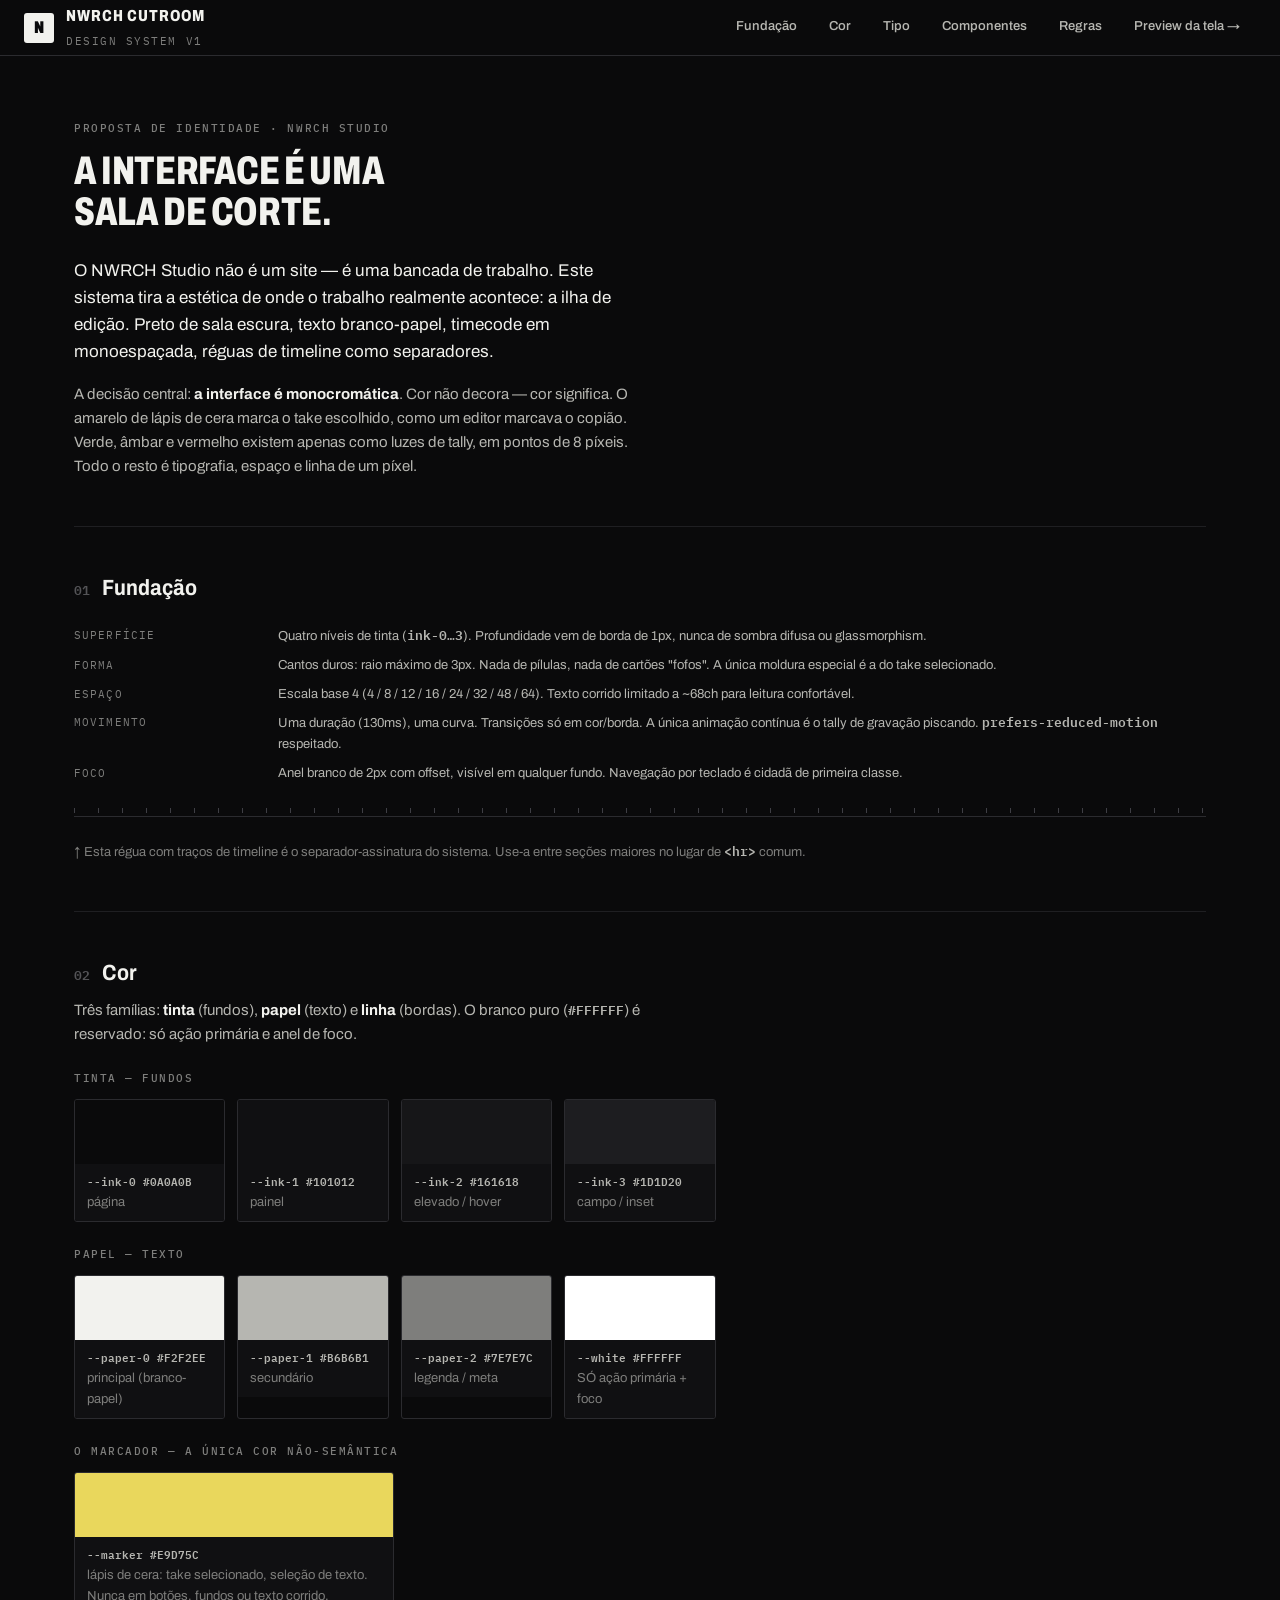
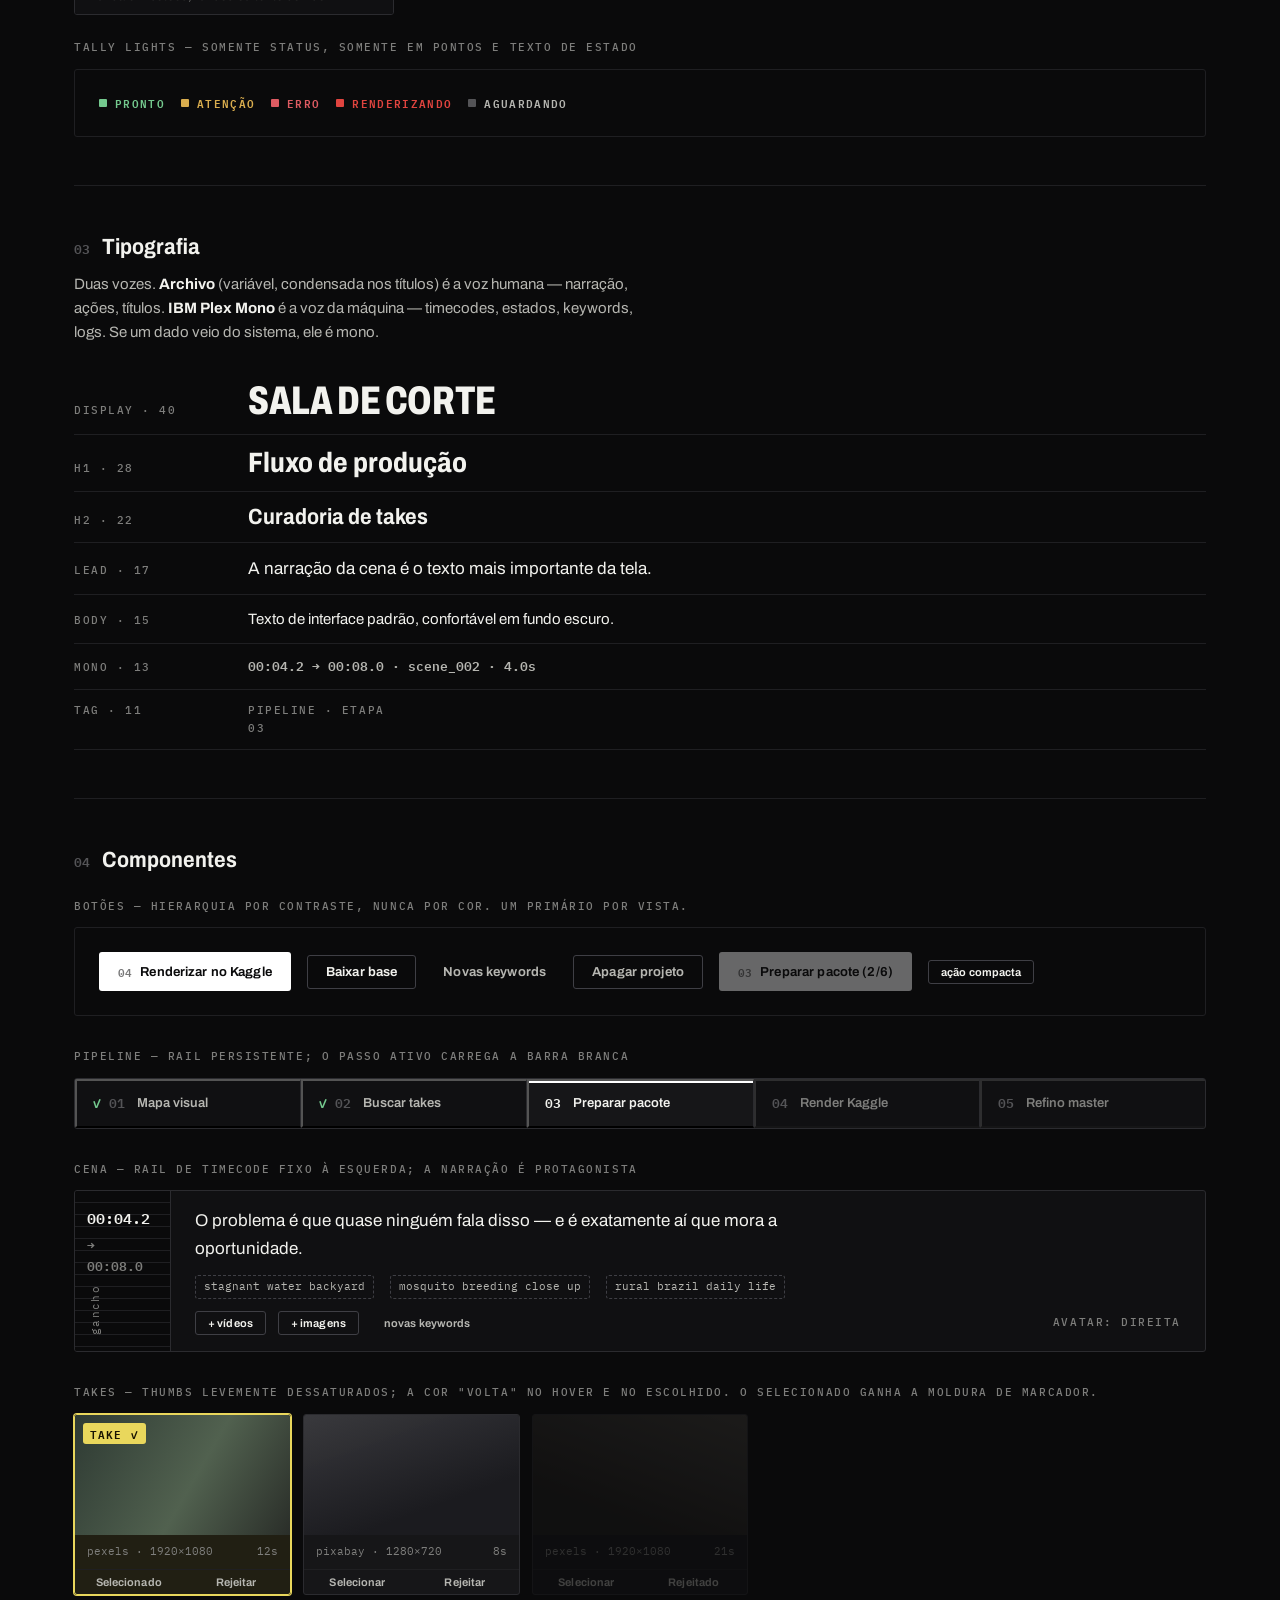
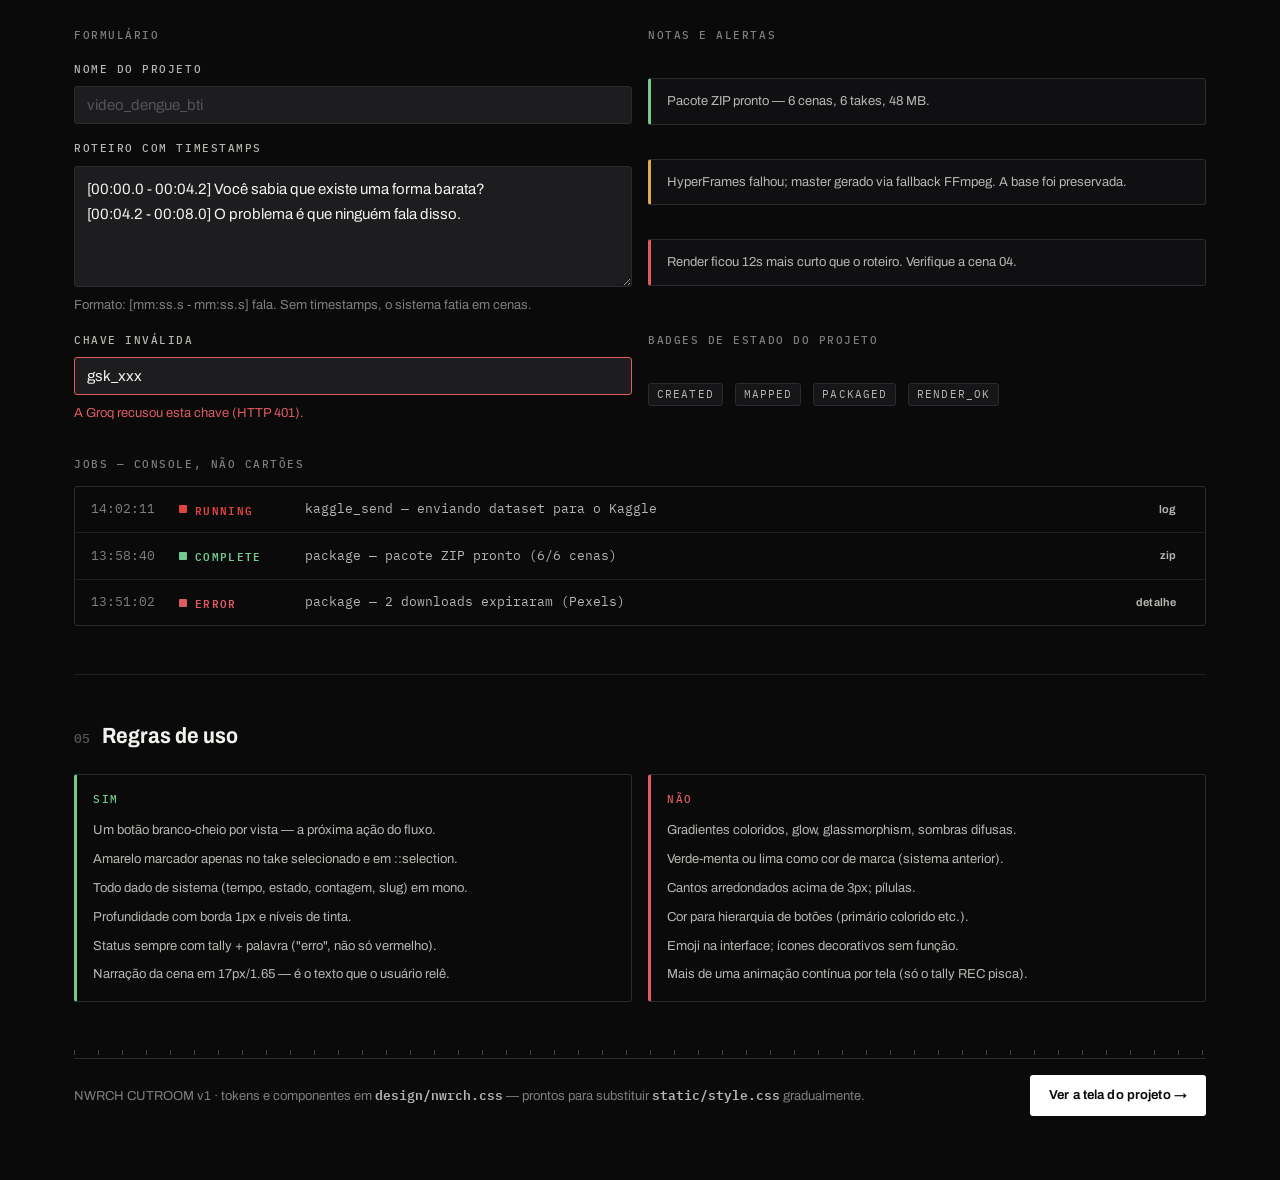
<file: design/index.html>
<!doctype html>
<html lang="pt-BR">
<head>
<meta charset="utf-8">
<meta name="viewport" content="width=device-width, initial-scale=1">
<title>NWRCH CUTROOM — Design System v1</title>
<link rel="stylesheet" href="nwrch.css">
<style>
  /* estilos exclusivos da documentacao */
  .doc-section { padding-top: var(--sp-7); }
  .doc-section + .doc-section { margin-top: var(--sp-7); border-top: 1px solid var(--line-0); }
  .doc-num { color: var(--paper-3); margin-right: var(--sp-3); }
  .swatches { display: grid; grid-template-columns: repeat(auto-fill, minmax(150px, 1fr)); gap: var(--sp-3); }
  .swatch { border: 1px solid var(--line-1); border-radius: var(--radius); overflow: hidden; }
  .swatch-chip { height: 64px; }
  .swatch-info { padding: var(--sp-2) var(--sp-3); display: grid; gap: 2px; background: var(--ink-1); }
  .swatch-info .tc { font-size: var(--fs-micro); }
  .spec { display: grid; grid-template-columns: 180px 1fr; gap: var(--sp-2) var(--sp-5); font-size: var(--fs-small); }
  .spec dt { font-family: var(--font-mono); font-size: var(--fs-micro); letter-spacing: 0.1em; text-transform: uppercase; color: var(--paper-2); padding-top: 2px; }
  .spec dd { color: var(--paper-1); }
  .demo { border: 1px solid var(--line-0); border-radius: var(--radius); padding: var(--sp-5); background: var(--ink-0); display: flex; flex-wrap: wrap; align-items: center; gap: var(--sp-4); }
  .demo-col { display: grid; gap: var(--sp-4); align-items: start; }
  .dont-grid { display: grid; grid-template-columns: 1fr 1fr; gap: var(--sp-4); }
  .dont-card { border: 1px solid var(--line-1); border-radius: var(--radius); padding: var(--sp-4); }
  .dont-card.no { border-left: 3px solid var(--err); }
  .dont-card.yes { border-left: 3px solid var(--ok); }
  .type-row { display: flex; align-items: baseline; gap: var(--sp-5); padding: var(--sp-3) 0; border-bottom: 1px solid var(--line-0); }
  .type-row .tag { width: 150px; flex: none; }
  @media (max-width: 760px) { .dont-grid { grid-template-columns: 1fr; } .spec { grid-template-columns: 1fr; } }
</style>
</head>
<body>

<header class="topbar">
  <a class="brand" href="#">
    <span class="brand-mark">N</span>
    <span>
      <span class="brand-name">NWRCH Cutroom</span><br>
      <span class="brand-sub">Design System v1</span>
    </span>
  </a>
  <nav class="topnav">
    <a href="#fundacao">Fundação</a>
    <a href="#cor">Cor</a>
    <a href="#tipo">Tipo</a>
    <a href="#componentes">Componentes</a>
    <a href="#regras">Regras</a>
    <a href="preview-project.html">Preview da tela →</a>
  </nav>
</header>

<main class="container">

  <!-- ============================================================ -->
  <section class="doc-section" style="padding-top: var(--sp-6)">
    <p class="tag">Proposta de identidade · NWRCH Studio</p>
    <h1 class="t-display" style="margin-top: var(--sp-3); max-width: 18ch;">
      A interface é uma sala de corte.
    </h1>
    <div class="stack-4" style="max-width: 64ch; margin-top: var(--sp-5);">
      <p class="t-lead">
        O NWRCH Studio não é um site — é uma bancada de trabalho. Este sistema
        tira a estética de onde o trabalho realmente acontece: a ilha de edição.
        Preto de sala escura, texto branco-papel, timecode em monoespaçada,
        réguas de timeline como separadores.
      </p>
      <p class="t-muted">
        A decisão central: <strong style="color: var(--paper-0)">a interface é monocromática</strong>.
        Cor não decora — cor significa. O amarelo de lápis de cera marca o take
        escolhido, como um editor marcava o copião. Verde, âmbar e vermelho
        existem apenas como luzes de tally, em pontos de 8 píxeis. Todo o resto
        é tipografia, espaço e linha de um píxel.
      </p>
    </div>
  </section>

  <!-- ============================================================ -->
  <section class="doc-section" id="fundacao">
    <h2><span class="doc-num tc">01</span>Fundação</h2>
    <div class="stack-5" style="margin-top: var(--sp-5);">
      <dl class="spec">
        <dt>Superfície</dt>
        <dd>Quatro níveis de tinta (<code class="tc">ink-0…3</code>). Profundidade vem de borda de 1px, nunca de sombra difusa ou glassmorphism.</dd>
        <dt>Forma</dt>
        <dd>Cantos duros: raio máximo de 3px. Nada de pílulas, nada de cartões "fofos". A única moldura especial é a do take selecionado.</dd>
        <dt>Espaço</dt>
        <dd>Escala base 4 (4 / 8 / 12 / 16 / 24 / 32 / 48 / 64). Texto corrido limitado a ~68ch para leitura confortável.</dd>
        <dt>Movimento</dt>
        <dd>Uma duração (130ms), uma curva. Transições só em cor/borda. A única animação contínua é o tally de gravação piscando. <code class="tc">prefers-reduced-motion</code> respeitado.</dd>
        <dt>Foco</dt>
        <dd>Anel branco de 2px com offset, visível em qualquer fundo. Navegação por teclado é cidadã de primeira classe.</dd>
      </dl>
      <hr class="rule">
      <p class="t-faint t-small">↑ Esta régua com traços de timeline é o separador-assinatura do sistema. Use-a entre seções maiores no lugar de <code class="tc">&lt;hr&gt;</code> comum.</p>
    </div>
  </section>

  <!-- ============================================================ -->
  <section class="doc-section" id="cor">
    <h2><span class="doc-num tc">02</span>Cor</h2>
    <p class="t-muted" style="margin-top: var(--sp-3); max-width: 64ch;">
      Três famílias: <strong style="color:var(--paper-0)">tinta</strong> (fundos),
      <strong style="color:var(--paper-0)">papel</strong> (texto) e
      <strong style="color:var(--paper-0)">linha</strong> (bordas). O branco puro
      (<code class="tc">#FFFFFF</code>) é reservado: só ação primária e anel de foco.
    </p>

    <div class="stack-5" style="margin-top: var(--sp-5);">
      <div>
        <p class="tag" style="margin-bottom: var(--sp-3);">Tinta — fundos</p>
        <div class="swatches">
          <div class="swatch"><div class="swatch-chip" style="background:#0a0a0b"></div><div class="swatch-info"><span class="tc">--ink-0 #0A0A0B</span><span class="t-faint t-small">página</span></div></div>
          <div class="swatch"><div class="swatch-chip" style="background:#101012"></div><div class="swatch-info"><span class="tc">--ink-1 #101012</span><span class="t-faint t-small">painel</span></div></div>
          <div class="swatch"><div class="swatch-chip" style="background:#161618"></div><div class="swatch-info"><span class="tc">--ink-2 #161618</span><span class="t-faint t-small">elevado / hover</span></div></div>
          <div class="swatch"><div class="swatch-chip" style="background:#1d1d20"></div><div class="swatch-info"><span class="tc">--ink-3 #1D1D20</span><span class="t-faint t-small">campo / inset</span></div></div>
        </div>
      </div>

      <div>
        <p class="tag" style="margin-bottom: var(--sp-3);">Papel — texto</p>
        <div class="swatches">
          <div class="swatch"><div class="swatch-chip" style="background:#f2f2ee"></div><div class="swatch-info"><span class="tc">--paper-0 #F2F2EE</span><span class="t-faint t-small">principal (branco-papel)</span></div></div>
          <div class="swatch"><div class="swatch-chip" style="background:#b6b6b1"></div><div class="swatch-info"><span class="tc">--paper-1 #B6B6B1</span><span class="t-faint t-small">secundário</span></div></div>
          <div class="swatch"><div class="swatch-chip" style="background:#7e7e7c"></div><div class="swatch-info"><span class="tc">--paper-2 #7E7E7C</span><span class="t-faint t-small">legenda / meta</span></div></div>
          <div class="swatch"><div class="swatch-chip" style="background:#ffffff"></div><div class="swatch-info"><span class="tc">--white #FFFFFF</span><span class="t-faint t-small">SÓ ação primária + foco</span></div></div>
        </div>
      </div>

      <div>
        <p class="tag" style="margin-bottom: var(--sp-3);">O marcador — a única cor não-semântica</p>
        <div class="swatches" style="grid-template-columns: minmax(150px, 320px);">
          <div class="swatch"><div class="swatch-chip" style="background:#e9d75c"></div><div class="swatch-info"><span class="tc">--marker #E9D75C</span><span class="t-faint t-small">lápis de cera: take selecionado, seleção de texto. Nunca em botões, fundos ou texto corrido.</span></div></div>
        </div>
      </div>

      <div>
        <p class="tag" style="margin-bottom: var(--sp-3);">Tally lights — somente status, somente em pontos e texto de estado</p>
        <div class="demo">
          <span class="tally tally-ok">pronto</span>
          <span class="tally tally-warn">atenção</span>
          <span class="tally tally-err">erro</span>
          <span class="tally tally-rec">renderizando</span>
          <span class="tally">aguardando</span>
        </div>
      </div>
    </div>
  </section>

  <!-- ============================================================ -->
  <section class="doc-section" id="tipo">
    <h2><span class="doc-num tc">03</span>Tipografia</h2>
    <p class="t-muted" style="margin-top: var(--sp-3); max-width: 64ch;">
      Duas vozes. <strong style="color:var(--paper-0)">Archivo</strong> (variável, condensada
      nos títulos) é a voz humana — narração, ações, títulos.
      <strong style="color:var(--paper-0)">IBM Plex Mono</strong> é a voz da máquina —
      timecodes, estados, keywords, logs. Se um dado veio do sistema, ele é mono.
    </p>
    <div style="margin-top: var(--sp-5);">
      <div class="type-row"><span class="tag">display · 40</span><span class="t-display">Sala de corte</span></div>
      <div class="type-row"><span class="tag">h1 · 28</span><span class="t-h1">Fluxo de produção</span></div>
      <div class="type-row"><span class="tag">h2 · 22</span><span class="t-h2">Curadoria de takes</span></div>
      <div class="type-row"><span class="tag">lead · 17</span><span class="t-lead">A narração da cena é o texto mais importante da tela.</span></div>
      <div class="type-row"><span class="tag">body · 15</span><span>Texto de interface padrão, confortável em fundo escuro.</span></div>
      <div class="type-row"><span class="tag">mono · 13</span><span class="tc">00:04.2 → 00:08.0 · scene_002 · 4.0s</span></div>
      <div class="type-row"><span class="tag">tag · 11</span><span class="tag">Pipeline · Etapa 03</span></div>
    </div>
  </section>

  <!-- ============================================================ -->
  <section class="doc-section" id="componentes">
    <h2><span class="doc-num tc">04</span>Componentes</h2>

    <div class="stack-6" style="margin-top: var(--sp-5);">

      <div>
        <p class="tag" style="margin-bottom: var(--sp-3);">Botões — hierarquia por contraste, nunca por cor. Um primário por vista.</p>
        <div class="demo">
          <button class="btn btn-primary"><span class="idx">04</span> Renderizar no Kaggle</button>
          <button class="btn btn-secondary">Baixar base</button>
          <button class="btn btn-ghost">Novas keywords</button>
          <button class="btn btn-danger">Apagar projeto</button>
          <button class="btn btn-primary" disabled><span class="idx">03</span> Preparar pacote (2/6)</button>
          <button class="btn btn-secondary btn-sm">ação compacta</button>
        </div>
      </div>

      <div>
        <p class="tag" style="margin-bottom: var(--sp-3);">Pipeline — rail persistente; o passo ativo carrega a barra branca</p>
        <div class="pipeline">
          <button class="step is-done"><span class="step-idx">01</span><span class="step-name">Mapa visual</span></button>
          <button class="step is-done"><span class="step-idx">02</span><span class="step-name">Buscar takes</span></button>
          <button class="step is-active"><span class="step-idx">03</span><span class="step-name">Preparar pacote</span></button>
          <button class="step" disabled><span class="step-idx">04</span><span class="step-name">Render Kaggle</span></button>
          <button class="step" disabled><span class="step-idx">05</span><span class="step-name">Refino master</span></button>
        </div>
      </div>

      <div>
        <p class="tag" style="margin-bottom: var(--sp-3);">Cena — rail de timecode fixo à esquerda; a narração é protagonista</p>
        <div class="scene">
          <div class="scene-rail">
            <span class="tc">00:04.2</span>
            <span class="tc tc-end">→ 00:08.0</span>
            <span class="scene-zone">gancho</span>
          </div>
          <div class="scene-body">
            <p class="scene-narration">O problema é que quase ninguém fala disso — e é exatamente aí que mora a oportunidade.</p>
            <div class="scene-meta">
              <span class="kw">stagnant water backyard</span>
              <span class="kw">mosquito breeding close up</span>
              <span class="kw">rural brazil daily life</span>
            </div>
            <div class="row">
              <button class="btn btn-secondary btn-sm">+ vídeos</button>
              <button class="btn btn-secondary btn-sm">+ imagens</button>
              <button class="btn btn-ghost btn-sm">novas keywords</button>
              <span class="tag" style="margin-left:auto">avatar: direita</span>
            </div>
          </div>
        </div>
      </div>

      <div>
        <p class="tag" style="margin-bottom: var(--sp-3);">Takes — thumbs levemente dessaturados; a cor "volta" no hover e no escolhido. O selecionado ganha a moldura de marcador.</p>
        <div class="takes">
          <article class="take is-selected">
            <div class="take-thumb" style="background: linear-gradient(120deg, #2e3a33 0%, #51614f 55%, #2a2e29 100%);"></div>
            <div class="take-meta"><span>pexels · 1920×1080</span><span>12s</span></div>
            <div class="take-actions">
              <button class="btn btn-ghost btn-sm">Selecionado</button>
              <button class="btn btn-ghost btn-sm">Rejeitar</button>
            </div>
          </article>
          <article class="take">
            <div class="take-thumb" style="background: linear-gradient(160deg, #3a3a40 0%, #1d1d22 70%);"></div>
            <div class="take-meta"><span>pixabay · 1280×720</span><span>8s</span></div>
            <div class="take-actions">
              <button class="btn btn-ghost btn-sm">Selecionar</button>
              <button class="btn btn-ghost btn-sm">Rejeitar</button>
            </div>
          </article>
          <article class="take is-rejected">
            <div class="take-thumb" style="background: linear-gradient(200deg, #44403a 0%, #211f1c 75%);"></div>
            <div class="take-meta"><span>pexels · 1920×1080</span><span>21s</span></div>
            <div class="take-actions">
              <button class="btn btn-ghost btn-sm">Selecionar</button>
              <button class="btn btn-ghost btn-sm">Rejeitado</button>
            </div>
          </article>
        </div>
      </div>

      <div class="grid-2">
        <div class="demo-col">
          <p class="tag">Formulário</p>
          <label class="field">
            <span class="tag">Nome do projeto</span>
            <input class="input" placeholder="video_dengue_bti">
          </label>
          <label class="field">
            <span class="tag">Roteiro com timestamps</span>
            <textarea class="input input-script" rows="4">[00:00.0 - 00:04.2] Você sabia que existe uma forma barata?
[00:04.2 - 00:08.0] O problema é que ninguém fala disso.</textarea>
            <span class="field-hint">Formato: [mm:ss.s - mm:ss.s] fala. Sem timestamps, o sistema fatia em cenas.</span>
          </label>
          <label class="field">
            <span class="tag">Chave inválida</span>
            <input class="input" aria-invalid="true" value="gsk_xxx">
            <span class="field-error">A Groq recusou esta chave (HTTP 401).</span>
          </label>
        </div>
        <div class="demo-col">
          <p class="tag">Notas e alertas</p>
          <div class="note note-ok">Pacote ZIP pronto — 6 cenas, 6 takes, 48 MB.</div>
          <div class="note note-warn">HyperFrames falhou; master gerado via fallback FFmpeg. A base foi preservada.</div>
          <div class="note note-err">Render ficou 12s mais curto que o roteiro. Verifique a cena 04.</div>
          <p class="tag" style="margin-top: var(--sp-3);">Badges de estado do projeto</p>
          <div class="row">
            <span class="badge">created</span>
            <span class="badge">mapped</span>
            <span class="badge">packaged</span>
            <span class="badge">render_ok</span>
          </div>
        </div>
      </div>

      <div>
        <p class="tag" style="margin-bottom: var(--sp-3);">Jobs — console, não cartões</p>
        <div class="joblog">
          <div class="joblog-row"><span class="t-faint">14:02:11</span><span class="tally tally-rec">running</span><span>kaggle_send — enviando dataset para o Kaggle</span><a class="btn btn-ghost btn-sm" href="#">log</a></div>
          <div class="joblog-row"><span class="t-faint">13:58:40</span><span class="tally tally-ok">complete</span><span>package — pacote ZIP pronto (6/6 cenas)</span><a class="btn btn-ghost btn-sm" href="#">zip</a></div>
          <div class="joblog-row"><span class="t-faint">13:51:02</span><span class="tally tally-err">error</span><span>package — 2 downloads expiraram (Pexels)</span><a class="btn btn-ghost btn-sm" href="#">detalhe</a></div>
        </div>
      </div>

    </div>
  </section>

  <!-- ============================================================ -->
  <section class="doc-section" id="regras">
    <h2><span class="doc-num tc">05</span>Regras de uso</h2>
    <div class="dont-grid" style="margin-top: var(--sp-5);">
      <div class="dont-card yes">
        <p class="tag" style="color: var(--ok); margin-bottom: var(--sp-3);">Sim</p>
        <ul class="stack-2 t-small t-muted" style="list-style: none;">
          <li>Um botão branco-cheio por vista — a próxima ação do fluxo.</li>
          <li>Amarelo marcador apenas no take selecionado e em ::selection.</li>
          <li>Todo dado de sistema (tempo, estado, contagem, slug) em mono.</li>
          <li>Profundidade com borda 1px e níveis de tinta.</li>
          <li>Status sempre com tally + palavra ("erro", não só vermelho).</li>
          <li>Narração da cena em 17px/1.65 — é o texto que o usuário relê.</li>
        </ul>
      </div>
      <div class="dont-card no">
        <p class="tag" style="color: var(--err); margin-bottom: var(--sp-3);">Não</p>
        <ul class="stack-2 t-small t-muted" style="list-style: none;">
          <li>Gradientes coloridos, glow, glassmorphism, sombras difusas.</li>
          <li>Verde-menta ou lima como cor de marca (sistema anterior).</li>
          <li>Cantos arredondados acima de 3px; pílulas.</li>
          <li>Cor para hierarquia de botões (primário colorido etc.).</li>
          <li>Emoji na interface; ícones decorativos sem função.</li>
          <li>Mais de uma animação contínua por tela (só o tally REC pisca).</li>
        </ul>
      </div>
    </div>

    <hr class="rule" style="margin-top: var(--sp-7);">
    <div class="row-between" style="margin-top: var(--sp-4);">
      <p class="t-faint t-small">NWRCH CUTROOM v1 · tokens e componentes em <code class="tc">design/nwrch.css</code> — prontos para substituir <code class="tc">static/style.css</code> gradualmente.</p>
      <a class="btn btn-primary" href="preview-project.html">Ver a tela do projeto →</a>
    </div>
  </section>

</main>
</body>
</html>
</file>
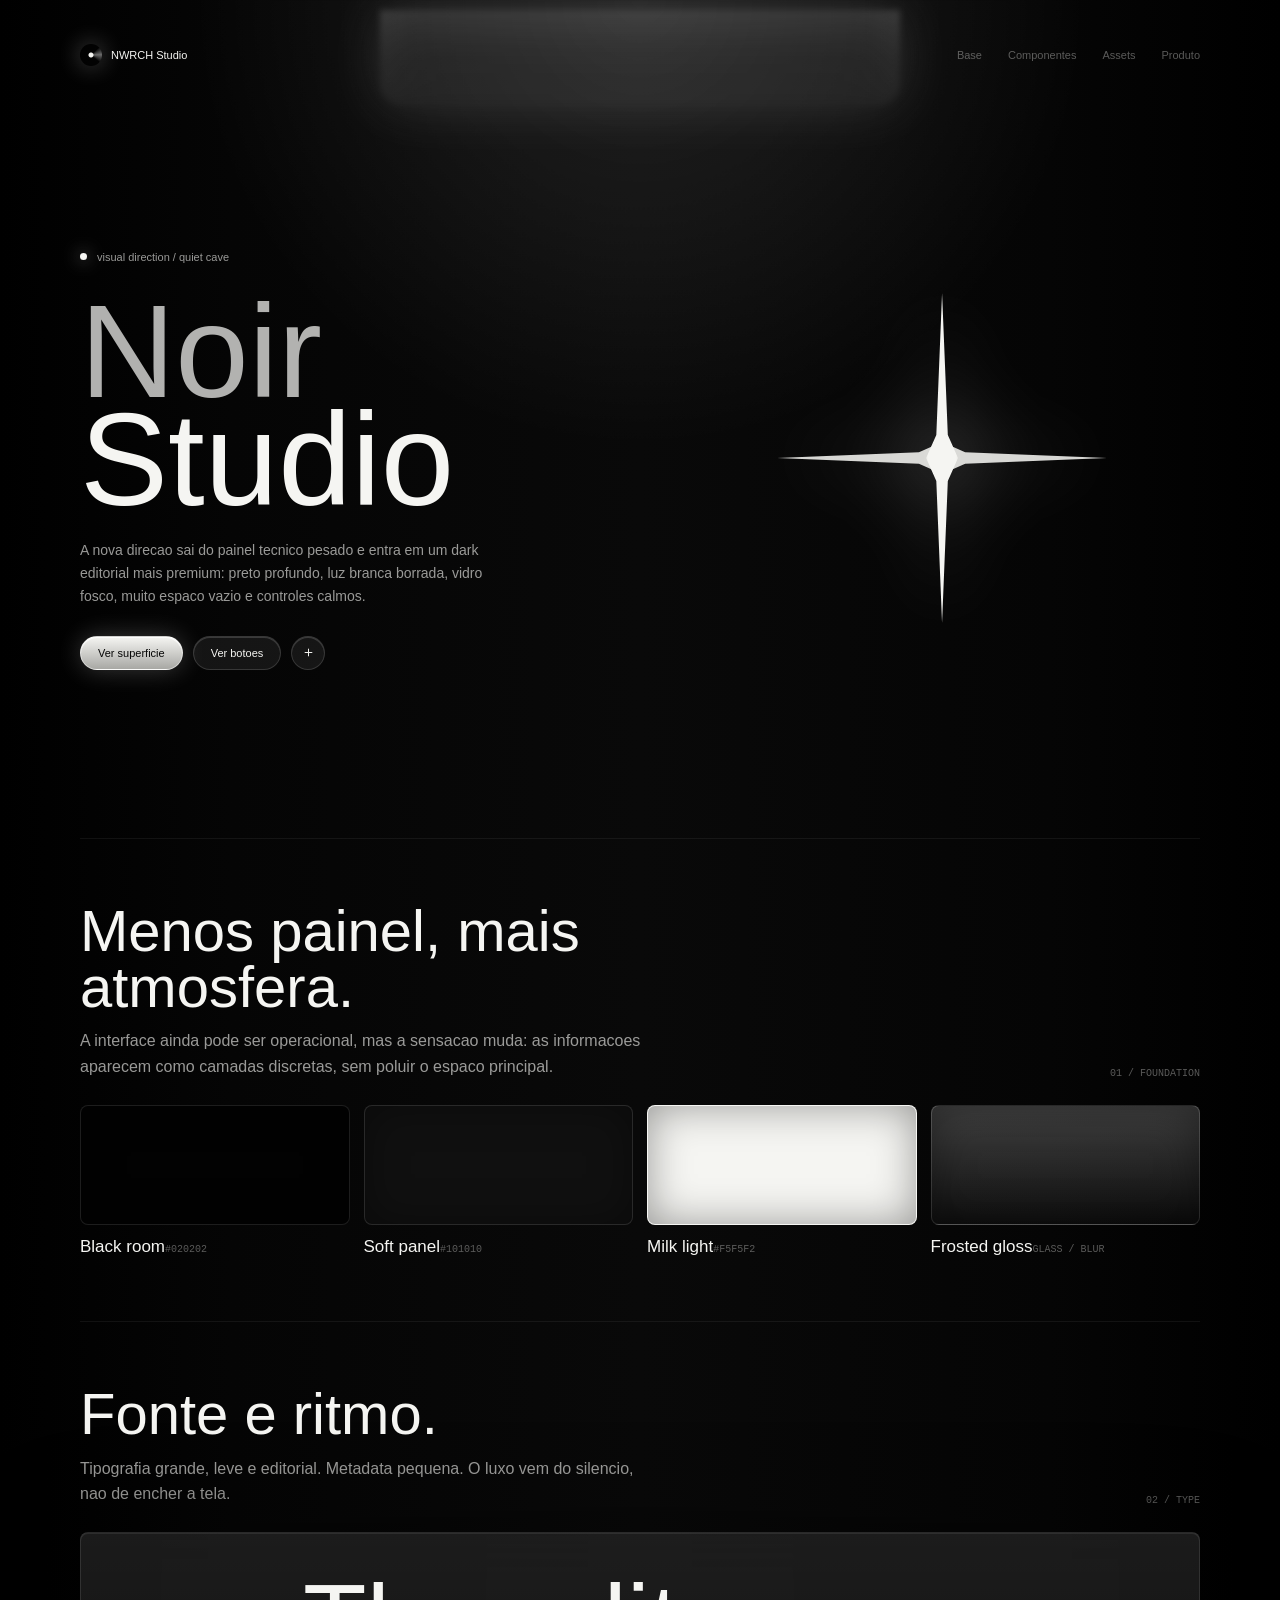
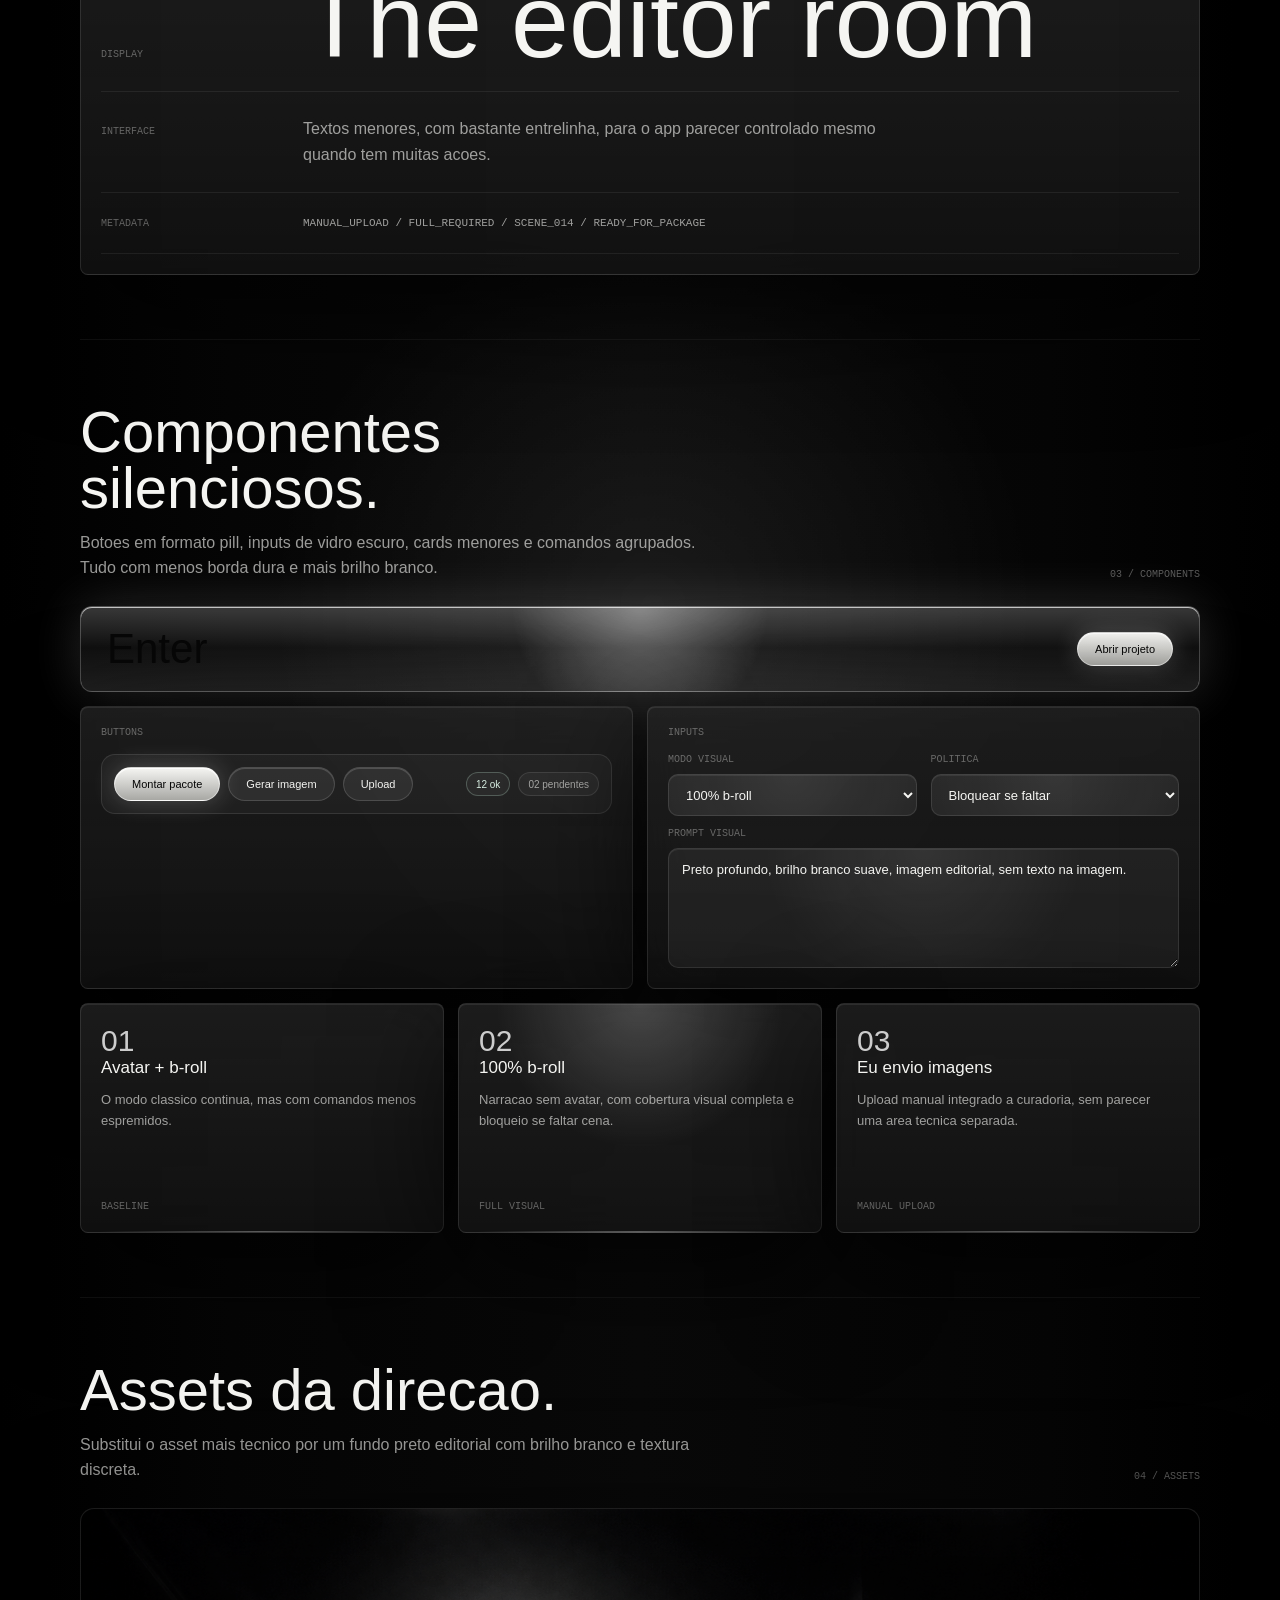
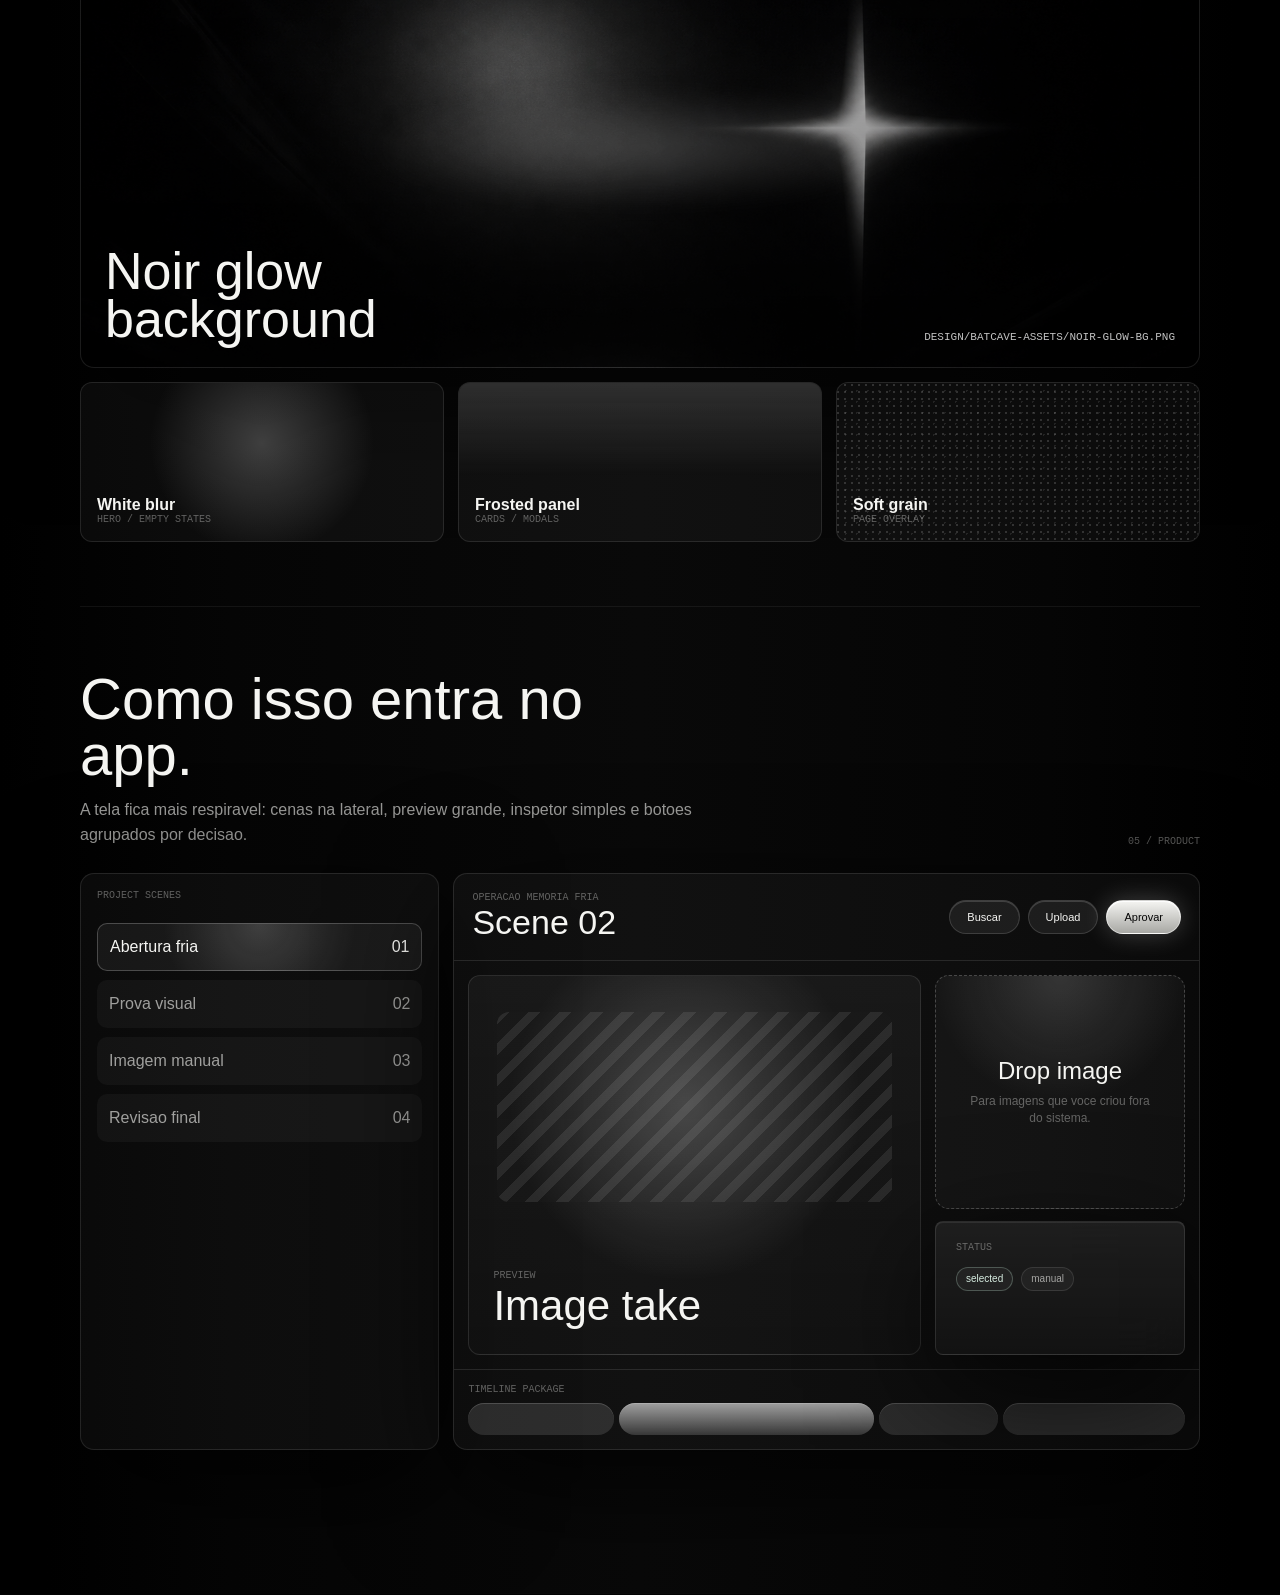
<file: design/batcave-design-system.html>
<!doctype html>
<html lang="pt-BR">
<head>
  <meta charset="utf-8">
  <meta name="viewport" content="width=device-width, initial-scale=1">
  <title>NWRCH Studio - Noir Design System</title>
  <style>
    :root {
      color-scheme: dark;
      --black: #020202;
      --black-soft: #070707;
      --panel: rgba(15, 15, 15, 0.72);
      --panel-strong: rgba(24, 24, 24, 0.84);
      --field: rgba(255, 255, 255, 0.055);
      --line: rgba(255, 255, 255, 0.105);
      --line-strong: rgba(255, 255, 255, 0.22);
      --white: #f5f5f2;
      --muted: rgba(245, 245, 242, 0.62);
      --faint: rgba(245, 245, 242, 0.36);
      --mist: rgba(245, 245, 242, 0.18);
      --glow: rgba(245, 245, 242, 0.34);
      --green: #8ea99b;
      --danger: #c8b2b2;
      --radius: 8px;
      --font-display: "Helvetica Neue", "Inter Tight", "Arial Narrow", Arial, sans-serif;
      --font-ui: "Inter", "Segoe UI", Arial, sans-serif;
      --font-mono: "Cascadia Mono", "IBM Plex Mono", Consolas, monospace;
      --shadow-soft: 0 34px 120px rgba(0, 0, 0, 0.72);
      --shadow-glow: 0 0 54px rgba(245, 245, 242, 0.16);
    }

    * {
      box-sizing: border-box;
    }

    html {
      background: var(--black);
    }

    body {
      margin: 0;
      min-height: 100vh;
      background:
        radial-gradient(circle at 50% 0%, rgba(255, 255, 255, 0.1), transparent 28rem),
        radial-gradient(circle at 51% 46%, rgba(255, 255, 255, 0.07), transparent 24rem),
        linear-gradient(90deg, #000 0%, #050505 18%, #090909 50%, #050505 82%, #000 100%);
      color: var(--white);
      font-family: var(--font-ui);
      letter-spacing: 0;
    }

    body::before {
      content: "";
      position: fixed;
      inset: 0;
      z-index: -2;
      background: url("batcave-assets/noir-glow-bg.png") top center / min(100vw, 1180px) auto no-repeat;
      opacity: 0.48;
      filter: saturate(0) contrast(1.03);
    }

    body::after {
      content: "";
      position: fixed;
      inset: 0;
      z-index: -1;
      pointer-events: none;
      background:
        repeating-linear-gradient(0deg, rgba(255, 255, 255, 0.026) 0 1px, transparent 1px 5px),
        radial-gradient(circle at 50% 15%, transparent 0, rgba(0, 0, 0, 0.42) 48rem);
      opacity: 0.72;
    }

    a {
      color: inherit;
    }

    .page {
      width: min(1120px, calc(100% - 36px));
      margin: 0 auto;
      padding: 26px 0 80px;
    }

    .topnav {
      display: flex;
      align-items: center;
      justify-content: space-between;
      gap: 24px;
      padding: 18px 0 42px;
      color: var(--faint);
      font-size: 11px;
    }

    .mark {
      display: inline-flex;
      align-items: center;
      gap: 9px;
      color: var(--white);
      text-decoration: none;
    }

    .mark-symbol {
      width: 22px;
      height: 22px;
      border-radius: 50%;
      background:
        radial-gradient(circle, var(--white) 0 2px, transparent 3px),
        conic-gradient(from 45deg, transparent, rgba(255, 255, 255, 0.42), transparent 24%);
      box-shadow: 0 0 24px rgba(255, 255, 255, 0.32);
    }

    .toplinks {
      display: flex;
      flex-wrap: wrap;
      justify-content: flex-end;
      gap: 26px;
    }

    .toplinks a {
      text-decoration: none;
    }

    .hero {
      position: relative;
      min-height: 730px;
      display: grid;
      grid-template-columns: minmax(0, 1.05fr) minmax(260px, 0.95fr);
      align-items: center;
      gap: 34px;
      padding: 58px 0 88px;
    }

    .hero::before {
      content: "";
      position: absolute;
      left: 50%;
      top: -98px;
      width: min(520px, 70vw);
      height: 96px;
      translate: -50% 0;
      border-radius: 0 0 22px 22px;
      background: linear-gradient(180deg, rgba(255, 255, 255, 0.18), rgba(255, 255, 255, 0.015));
      filter: blur(3px);
      box-shadow: inset 0 -26px 46px rgba(255, 255, 255, 0.09), var(--shadow-glow);
      opacity: 0.8;
    }

    .kicker {
      display: inline-flex;
      align-items: center;
      gap: 10px;
      color: var(--muted);
      font-size: 11px;
    }

    .kicker::before {
      content: "";
      width: 7px;
      height: 7px;
      border-radius: 50%;
      background: var(--white);
      box-shadow: 0 0 18px rgba(255, 255, 255, 0.7);
    }

    h1,
    h2,
    h3,
    p {
      margin: 0;
    }

    h1 {
      max-width: 520px;
      margin-top: 34px;
      font-family: var(--font-display);
      font-size: 132px;
      font-weight: 500;
      line-height: 0.82;
      letter-spacing: 0;
    }

    h1 span {
      display: block;
      color: rgba(245, 245, 242, 0.72);
      font-weight: 300;
    }

    .hero-copy {
      max-width: 430px;
      margin-top: 24px;
      color: var(--muted);
      font-size: 14px;
      line-height: 1.65;
    }

    .hero-actions {
      display: flex;
      flex-wrap: wrap;
      align-items: center;
      gap: 10px;
      margin-top: 28px;
    }

    .star {
      position: relative;
      width: min(330px, 52vw);
      aspect-ratio: 1;
      margin: 0 auto;
      filter: drop-shadow(0 0 38px rgba(255, 255, 255, 0.42));
    }

    .star::before,
    .star::after {
      content: "";
      position: absolute;
      left: 50%;
      top: 50%;
      translate: -50% -50%;
      background: var(--white);
      filter: blur(1px);
    }

    .star::before {
      width: 32px;
      height: 100%;
      clip-path: polygon(50% 0, 68% 43%, 100% 50%, 68% 57%, 50% 100%, 32% 57%, 0 50%, 32% 43%);
    }

    .star::after {
      width: 100%;
      height: 32px;
      clip-path: polygon(0 50%, 43% 32%, 50% 0, 57% 32%, 100% 50%, 57% 68%, 50% 100%, 43% 68%);
      opacity: 0.88;
    }

    .section {
      padding: 64px 0;
      border-top: 1px solid rgba(255, 255, 255, 0.06);
    }

    .section-head {
      display: grid;
      grid-template-columns: minmax(0, 1fr) auto;
      gap: 22px;
      align-items: end;
      margin-bottom: 26px;
    }

    .section h2 {
      max-width: 560px;
      font-size: 58px;
      font-weight: 400;
      line-height: 0.96;
      letter-spacing: 0;
    }

    .section p {
      color: var(--muted);
      line-height: 1.58;
    }

    .micro {
      color: var(--faint);
      font-family: var(--font-mono);
      font-size: 10px;
      text-transform: uppercase;
    }

    .btn {
      display: inline-flex;
      align-items: center;
      justify-content: center;
      gap: 8px;
      min-height: 34px;
      padding: 0 17px;
      border: 1px solid rgba(255, 255, 255, 0.14);
      border-radius: 999px;
      background: rgba(255, 255, 255, 0.065);
      color: var(--white);
      font-size: 11px;
      text-decoration: none;
      box-shadow: inset 0 1px rgba(255, 255, 255, 0.16);
    }

    .btn.primary {
      border-color: rgba(255, 255, 255, 0.46);
      background: linear-gradient(180deg, #f5f5f2, #a8a8a4);
      color: #060606;
      box-shadow: 0 0 26px rgba(255, 255, 255, 0.22), inset 0 1px rgba(255, 255, 255, 0.86);
    }

    .btn.icon {
      width: 34px;
      padding: 0;
    }

    .btn svg {
      width: 13px;
      height: 13px;
    }

    .grid {
      display: grid;
      gap: 14px;
    }

    .cols-2 {
      grid-template-columns: repeat(2, minmax(0, 1fr));
    }

    .cols-3 {
      grid-template-columns: repeat(3, minmax(0, 1fr));
    }

    .cols-4 {
      grid-template-columns: repeat(4, minmax(0, 1fr));
    }

    .panel {
      position: relative;
      border: 1px solid var(--line);
      border-radius: var(--radius);
      background:
        linear-gradient(180deg, rgba(255, 255, 255, 0.07), rgba(255, 255, 255, 0.018)),
        var(--panel);
      box-shadow: var(--shadow-soft), inset 0 1px rgba(255, 255, 255, 0.08);
      backdrop-filter: blur(24px);
    }

    .panel.pad {
      padding: 20px;
    }

    .glass-strip {
      display: grid;
      grid-template-columns: 1fr auto;
      gap: 14px;
      align-items: center;
      min-height: 86px;
      padding: 0 26px;
      border: 1px solid var(--line-strong);
      border-radius: 12px;
      background:
        radial-gradient(circle at 50% 0%, rgba(255, 255, 255, 0.36), transparent 8rem),
        linear-gradient(180deg, rgba(255, 255, 255, 0.22), rgba(255, 255, 255, 0.06) 48%, rgba(255, 255, 255, 0.12));
      color: #070707;
      box-shadow: var(--shadow-glow), inset 0 1px rgba(255, 255, 255, 0.7);
    }

    .glass-strip strong {
      font-size: 42px;
      font-weight: 500;
      letter-spacing: 0;
    }

    .swatch {
      height: 120px;
      border-radius: var(--radius);
      border: 1px solid var(--line);
      box-shadow: inset 0 0 42px rgba(0, 0, 0, 0.38);
    }

    .token {
      display: grid;
      gap: 12px;
    }

    .token strong,
    .card h3 {
      font-size: 17px;
      font-weight: 500;
      letter-spacing: 0;
    }

    .token span,
    .card span {
      color: var(--faint);
      font-family: var(--font-mono);
      font-size: 10px;
      text-transform: uppercase;
    }

    .type-line {
      display: grid;
      grid-template-columns: 180px 1fr;
      gap: 22px;
      align-items: baseline;
      padding: 24px 0;
      border-bottom: 1px solid rgba(255, 255, 255, 0.065);
    }

    .sample-display {
      font-size: 104px;
      font-weight: 400;
      line-height: 0.86;
      letter-spacing: 0;
    }

    .sample-ui {
      max-width: 610px;
      font-size: 16px;
      color: var(--muted);
      line-height: 1.65;
    }

    .sample-mono {
      font-family: var(--font-mono);
      font-size: 11px;
      color: var(--muted);
      text-transform: uppercase;
    }

    .field {
      display: grid;
      gap: 9px;
    }

    .field label {
      color: var(--faint);
      font-family: var(--font-mono);
      font-size: 10px;
      text-transform: uppercase;
    }

    .input,
    .select,
    .textarea {
      width: 100%;
      border: 1px solid var(--line);
      border-radius: 10px;
      background:
        radial-gradient(circle at 50% 0%, rgba(255, 255, 255, 0.08), transparent 10rem),
        var(--field);
      color: var(--white);
      font: 400 13px var(--font-ui);
      outline: none;
      box-shadow: inset 0 1px rgba(255, 255, 255, 0.07);
    }

    .input,
    .select {
      min-height: 42px;
      padding: 0 13px;
    }

    .textarea {
      min-height: 120px;
      padding: 13px;
      resize: vertical;
    }

    .toolbar {
      display: flex;
      flex-wrap: wrap;
      gap: 10px;
      align-items: center;
      justify-content: space-between;
      padding: 12px;
      border: 1px solid var(--line);
      border-radius: 14px;
      background: rgba(255, 255, 255, 0.035);
    }

    .toolbar-group {
      display: flex;
      flex-wrap: wrap;
      gap: 8px;
      align-items: center;
    }

    .badge {
      display: inline-flex;
      align-items: center;
      justify-content: center;
      min-height: 24px;
      padding: 0 9px;
      border: 1px solid var(--line);
      border-radius: 999px;
      background: rgba(255, 255, 255, 0.04);
      color: var(--muted);
      font-size: 10px;
    }

    .badge.ok {
      color: #d8eee2;
      border-color: rgba(142, 169, 155, 0.4);
    }

    .card {
      min-height: 230px;
      padding: 20px;
      display: grid;
      align-content: space-between;
      gap: 22px;
      overflow: hidden;
    }

    .card::before {
      content: "";
      position: absolute;
      inset: auto 18px 0;
      height: 1px;
      background: linear-gradient(90deg, transparent, rgba(255, 255, 255, 0.32), transparent);
    }

    .card.featured {
      background:
        radial-gradient(circle at 50% 0%, rgba(255, 255, 255, 0.19), transparent 9rem),
        linear-gradient(180deg, rgba(255, 255, 255, 0.075), rgba(255, 255, 255, 0.025)),
        var(--panel);
    }

    .card p {
      margin-top: 12px;
      font-size: 13px;
    }

    .card-number {
      font-size: 30px;
      font-weight: 300;
      color: rgba(255, 255, 255, 0.78);
      letter-spacing: 0;
    }

    .asset-preview {
      min-height: 460px;
      border-radius: 14px;
      border: 1px solid var(--line);
      background:
        linear-gradient(180deg, rgba(0, 0, 0, 0.1), rgba(0, 0, 0, 0.72)),
        url("batcave-assets/noir-glow-bg.png") center / cover no-repeat;
      box-shadow: var(--shadow-soft);
      position: relative;
      overflow: hidden;
    }

    .asset-preview::after {
      content: "";
      position: absolute;
      left: 50%;
      top: 52%;
      width: 54%;
      height: 28%;
      translate: -50% -50%;
      background: radial-gradient(ellipse, rgba(255, 255, 255, 0.19), transparent 65%);
      filter: blur(12px);
    }

    .asset-caption {
      position: absolute;
      left: 24px;
      right: 24px;
      bottom: 24px;
      z-index: 1;
      display: flex;
      justify-content: space-between;
      gap: 18px;
      align-items: end;
    }

    .asset-caption h3 {
      max-width: 420px;
      font-size: 52px;
      font-weight: 400;
      line-height: 0.92;
      letter-spacing: 0;
    }

    .mini-asset {
      min-height: 160px;
      display: grid;
      align-content: end;
      padding: 16px;
      border-radius: 12px;
      border: 1px solid var(--line);
      background: rgba(255, 255, 255, 0.035);
      overflow: hidden;
      position: relative;
    }

    .mini-asset::before {
      content: "";
      position: absolute;
      inset: 0;
      opacity: 0.8;
    }

    .mini-asset.glow::before {
      background: radial-gradient(circle at 50% 38%, rgba(255, 255, 255, 0.26), transparent 7rem);
    }

    .mini-asset.grain::before {
      background:
        radial-gradient(circle at 18% 30%, rgba(255, 255, 255, 0.2) 0 1px, transparent 1px),
        radial-gradient(circle at 80% 70%, rgba(255, 255, 255, 0.12) 0 1px, transparent 1px);
      background-size: 7px 7px, 11px 11px;
    }

    .mini-asset.glass::before {
      background: linear-gradient(180deg, rgba(255, 255, 255, 0.18), transparent 60%);
      filter: blur(0.2px);
    }

    .mini-asset > * {
      position: relative;
      z-index: 1;
    }

    .product-surface {
      display: grid;
      grid-template-columns: minmax(220px, 0.65fr) minmax(0, 1.35fr);
      gap: 14px;
    }

    .side-menu,
    .work-area {
      border: 1px solid var(--line);
      border-radius: 14px;
      background: rgba(255, 255, 255, 0.035);
      box-shadow: var(--shadow-soft);
      overflow: hidden;
    }

    .side-menu {
      padding: 16px;
    }

    .menu-list {
      display: grid;
      gap: 9px;
      margin-top: 22px;
    }

    .menu-item {
      display: flex;
      align-items: center;
      justify-content: space-between;
      gap: 14px;
      min-height: 48px;
      padding: 0 12px;
      border-radius: 10px;
      color: var(--muted);
      background: rgba(255, 255, 255, 0.035);
    }

    .menu-item.active {
      color: var(--white);
      border: 1px solid var(--line-strong);
      background:
        radial-gradient(circle at 50% 0%, rgba(255, 255, 255, 0.16), transparent 6rem),
        rgba(255, 255, 255, 0.055);
    }

    .work-head {
      display: grid;
      grid-template-columns: 1fr auto;
      gap: 16px;
      align-items: center;
      padding: 18px;
      border-bottom: 1px solid var(--line);
    }

    .work-head h3 {
      font-size: 34px;
      font-weight: 400;
      letter-spacing: 0;
    }

    .work-body {
      display: grid;
      grid-template-columns: minmax(0, 1fr) 250px;
      gap: 14px;
      padding: 14px;
    }

    .preview {
      min-height: 380px;
      border: 1px solid var(--line);
      border-radius: 12px;
      background:
        radial-gradient(circle at 48% 34%, rgba(255, 255, 255, 0.2), transparent 11rem),
        linear-gradient(180deg, rgba(255, 255, 255, 0.045), rgba(255, 255, 255, 0.015));
      position: relative;
      overflow: hidden;
    }

    .preview::before {
      content: "";
      position: absolute;
      inset: 36px 28px auto;
      height: 190px;
      border-radius: 12px;
      background:
        repeating-linear-gradient(135deg, rgba(255, 255, 255, 0.18) 0 9px, transparent 9px 22px),
        rgba(255, 255, 255, 0.025);
      opacity: 0.46;
      filter: blur(0.2px);
    }

    .preview-title {
      position: absolute;
      left: 24px;
      bottom: 24px;
    }

    .preview-title strong {
      display: block;
      font-size: 42px;
      font-weight: 400;
      letter-spacing: 0;
    }

    .inspector {
      display: grid;
      gap: 12px;
    }

    .upload {
      display: grid;
      place-items: center;
      min-height: 190px;
      padding: 20px;
      border: 1px dashed rgba(255, 255, 255, 0.22);
      border-radius: 14px;
      text-align: center;
      background:
        radial-gradient(circle at 50% 0%, rgba(255, 255, 255, 0.14), transparent 8rem),
        rgba(255, 255, 255, 0.03);
    }

    .upload strong {
      display: block;
      font-size: 24px;
      font-weight: 400;
      letter-spacing: 0;
    }

    .upload span {
      display: block;
      max-width: 190px;
      margin-top: 8px;
      color: var(--faint);
      font-size: 12px;
      line-height: 1.45;
    }

    .timeline {
      display: grid;
      gap: 8px;
      padding: 14px;
      border-top: 1px solid var(--line);
    }

    .timeline-row {
      display: grid;
      grid-template-columns: 0.8fr 1.4fr 0.65fr 1fr;
      gap: 5px;
      height: 32px;
    }

    .clip {
      border-radius: 999px;
      background: rgba(255, 255, 255, 0.12);
      box-shadow: inset 0 1px rgba(255, 255, 255, 0.16);
    }

    .clip.active {
      background: linear-gradient(180deg, rgba(255, 255, 255, 0.6), rgba(255, 255, 255, 0.16));
    }

    code {
      color: rgba(255, 255, 255, 0.76);
      font-family: var(--font-mono);
      font-size: 11px;
    }

    @media (max-width: 980px) {
      .hero,
      .product-surface,
      .work-body,
      .cols-4,
      .cols-3 {
        grid-template-columns: 1fr;
      }

      .star {
        width: min(260px, 58vw);
      }
    }

    @media (max-width: 720px) {
      .page {
        width: min(100% - 22px, 1120px);
      }

      .topnav,
      .section-head,
      .asset-caption,
      .glass-strip,
      .work-head {
        grid-template-columns: 1fr;
        flex-direction: column;
        align-items: flex-start;
      }

      .cols-2 {
        grid-template-columns: 1fr;
      }

      .hero {
        padding-top: 34px;
      }

      h1 {
        font-size: 68px;
      }

      .type-line {
        grid-template-columns: 1fr;
      }
    }
  </style>
</head>
<body>
  <main class="page">
    <nav class="topnav" aria-label="Navegacao">
      <a class="mark" href="#inicio">
        <span class="mark-symbol" aria-hidden="true"></span>
        <span>NWRCH Studio</span>
      </a>
      <div class="toplinks">
        <a href="#base">Base</a>
        <a href="#componentes">Componentes</a>
        <a href="#assets">Assets</a>
        <a href="#produto">Produto</a>
      </div>
    </nav>

    <section class="hero" id="inicio">
      <div>
        <div class="kicker">visual direction / quiet cave</div>
        <h1><span>Noir</span> Studio</h1>
        <p class="hero-copy">
          A nova direcao sai do painel tecnico pesado e entra em um dark editorial mais premium:
          preto profundo, luz branca borrada, vidro fosco, muito espaco vazio e controles calmos.
        </p>
        <div class="hero-actions">
          <a class="btn primary" href="#produto">Ver superficie</a>
          <a class="btn" href="#componentes">Ver botoes</a>
          <a class="btn icon" href="#assets" aria-label="Ver assets">
            <svg viewBox="0 0 24 24" fill="none" stroke="currentColor" stroke-width="1.8" aria-hidden="true"><path d="M12 5v14"/><path d="M5 12h14"/></svg>
          </a>
        </div>
      </div>
      <div class="star" aria-hidden="true"></div>
    </section>

    <section class="section" id="base">
      <div class="section-head">
        <div>
          <h2>Menos painel, mais atmosfera.</h2>
          <p style="max-width:620px;margin-top:14px">
            A interface ainda pode ser operacional, mas a sensacao muda: as informacoes aparecem
            como camadas discretas, sem poluir o espaco principal.
          </p>
        </div>
        <div class="micro">01 / foundation</div>
      </div>

      <div class="grid cols-4">
        <div class="token">
          <div class="swatch" style="background:#020202"></div>
          <div><strong>Black room</strong><span>#020202</span></div>
        </div>
        <div class="token">
          <div class="swatch" style="background:#101010"></div>
          <div><strong>Soft panel</strong><span>#101010</span></div>
        </div>
        <div class="token">
          <div class="swatch" style="background:#f5f5f2"></div>
          <div><strong>Milk light</strong><span>#f5f5f2</span></div>
        </div>
        <div class="token">
          <div class="swatch" style="background:linear-gradient(180deg,rgba(255,255,255,.24),rgba(255,255,255,.04))"></div>
          <div><strong>Frosted gloss</strong><span>glass / blur</span></div>
        </div>
      </div>
    </section>

    <section class="section">
      <div class="section-head">
        <div>
          <h2>Fonte e ritmo.</h2>
          <p style="max-width:580px;margin-top:14px">
            Tipografia grande, leve e editorial. Metadata pequena. O luxo vem do silencio,
            nao de encher a tela.
          </p>
        </div>
        <div class="micro">02 / type</div>
      </div>

      <div class="panel pad">
        <div class="type-line">
          <div class="micro">Display</div>
          <div class="sample-display">The editor room</div>
        </div>
        <div class="type-line">
          <div class="micro">Interface</div>
          <div class="sample-ui">
            Textos menores, com bastante entrelinha, para o app parecer controlado mesmo quando tem muitas acoes.
          </div>
        </div>
        <div class="type-line">
          <div class="micro">Metadata</div>
          <div class="sample-mono">manual_upload / full_required / scene_014 / ready_for_package</div>
        </div>
      </div>
    </section>

    <section class="section" id="componentes">
      <div class="section-head">
        <div>
          <h2>Componentes silenciosos.</h2>
          <p style="max-width:620px;margin-top:14px">
            Botoes em formato pill, inputs de vidro escuro, cards menores e comandos agrupados.
            Tudo com menos borda dura e mais brilho branco.
          </p>
        </div>
        <div class="micro">03 / components</div>
      </div>

      <div class="glass-strip">
        <strong>Enter</strong>
        <a class="btn primary" href="#produto">Abrir projeto</a>
      </div>

      <div class="grid cols-2" style="margin-top:14px">
        <div class="panel pad">
          <div class="micro">Buttons</div>
          <div class="toolbar" style="margin-top:16px">
            <div class="toolbar-group">
              <button class="btn primary" type="button">Montar pacote</button>
              <button class="btn" type="button">Gerar imagem</button>
              <button class="btn" type="button">Upload</button>
            </div>
            <div class="toolbar-group">
              <span class="badge ok">12 ok</span>
              <span class="badge">02 pendentes</span>
            </div>
          </div>
        </div>

        <div class="panel pad">
          <div class="micro">Inputs</div>
          <div class="grid cols-2" style="margin-top:16px">
            <div class="field">
              <label for="design-visual-mode">Modo visual</label>
              <select class="select" id="design-visual-mode">
                <option>100% b-roll</option>
                <option>B-roll de IA</option>
                <option>Manual upload</option>
              </select>
            </div>
            <div class="field">
              <label for="design-policy">Politica</label>
              <select class="select" id="design-policy">
                <option>Bloquear se faltar</option>
                <option>Permitir parcial</option>
              </select>
            </div>
          </div>
          <div class="field" style="margin-top:12px">
            <label for="design-visual-prompt">Prompt visual</label>
            <textarea class="textarea" id="design-visual-prompt">Preto profundo, brilho branco suave, imagem editorial, sem texto na imagem.</textarea>
          </div>
        </div>
      </div>

      <div class="grid cols-3" style="margin-top:14px">
        <article class="panel card">
          <div>
            <div class="card-number">01</div>
            <h3>Avatar + b-roll</h3>
            <p>O modo classico continua, mas com comandos menos espremidos.</p>
          </div>
          <span>baseline</span>
        </article>
        <article class="panel card featured">
          <div>
            <div class="card-number">02</div>
            <h3>100% b-roll</h3>
            <p>Narracao sem avatar, com cobertura visual completa e bloqueio se faltar cena.</p>
          </div>
          <span>full visual</span>
        </article>
        <article class="panel card">
          <div>
            <div class="card-number">03</div>
            <h3>Eu envio imagens</h3>
            <p>Upload manual integrado a curadoria, sem parecer uma area tecnica separada.</p>
          </div>
          <span>manual upload</span>
        </article>
      </div>
    </section>

    <section class="section" id="assets">
      <div class="section-head">
        <div>
          <h2>Assets da direcao.</h2>
          <p style="max-width:620px;margin-top:14px">
            Substitui o asset mais tecnico por um fundo preto editorial com brilho branco e textura discreta.
          </p>
        </div>
        <div class="micro">04 / assets</div>
      </div>

      <div class="asset-preview">
        <div class="asset-caption">
          <h3>Noir glow background</h3>
          <div class="micro"><code>design/batcave-assets/noir-glow-bg.png</code></div>
        </div>
      </div>

      <div class="grid cols-3" style="margin-top:14px">
        <div class="mini-asset glow">
          <strong>White blur</strong>
          <span class="micro">hero / empty states</span>
        </div>
        <div class="mini-asset glass">
          <strong>Frosted panel</strong>
          <span class="micro">cards / modals</span>
        </div>
        <div class="mini-asset grain">
          <strong>Soft grain</strong>
          <span class="micro">page overlay</span>
        </div>
      </div>
    </section>

    <section class="section" id="produto">
      <div class="section-head">
        <div>
          <h2>Como isso entra no app.</h2>
          <p style="max-width:640px;margin-top:14px">
            A tela fica mais respiravel: cenas na lateral, preview grande, inspetor simples e botoes agrupados por decisao.
          </p>
        </div>
        <div class="micro">05 / product</div>
      </div>

      <div class="product-surface">
        <aside class="side-menu" aria-label="Cenas do projeto">
          <div class="micro">Project scenes</div>
          <div class="menu-list">
            <div class="menu-item active"><span>Abertura fria</span><span>01</span></div>
            <div class="menu-item"><span>Prova visual</span><span>02</span></div>
            <div class="menu-item"><span>Imagem manual</span><span>03</span></div>
            <div class="menu-item"><span>Revisao final</span><span>04</span></div>
          </div>
        </aside>

        <section class="work-area">
          <div class="work-head">
            <div>
              <div class="micro">Operacao memoria fria</div>
              <h3>Scene 02</h3>
            </div>
            <div class="toolbar-group">
              <button class="btn" type="button">Buscar</button>
              <button class="btn" type="button">Upload</button>
              <button class="btn primary" type="button">Aprovar</button>
            </div>
          </div>

          <div class="work-body">
            <div class="preview">
              <div class="preview-title">
                <span class="micro">Preview</span>
                <strong>Image take</strong>
              </div>
            </div>
            <aside class="inspector" aria-label="Inspetor do take">
              <div class="upload">
                <div>
                  <strong>Drop image</strong>
                  <span>Para imagens que voce criou fora do sistema.</span>
                </div>
              </div>
              <div class="panel pad">
                <div class="micro">Status</div>
                <div class="toolbar-group" style="margin-top:14px">
                  <span class="badge ok">selected</span>
                  <span class="badge">manual</span>
                </div>
              </div>
            </aside>
          </div>

          <div class="timeline">
            <div class="micro">Timeline package</div>
            <div class="timeline-row">
              <div class="clip"></div>
              <div class="clip active"></div>
              <div class="clip"></div>
              <div class="clip"></div>
            </div>
          </div>
        </section>
      </div>
    </section>
  </main>
</body>
</html>
</file>
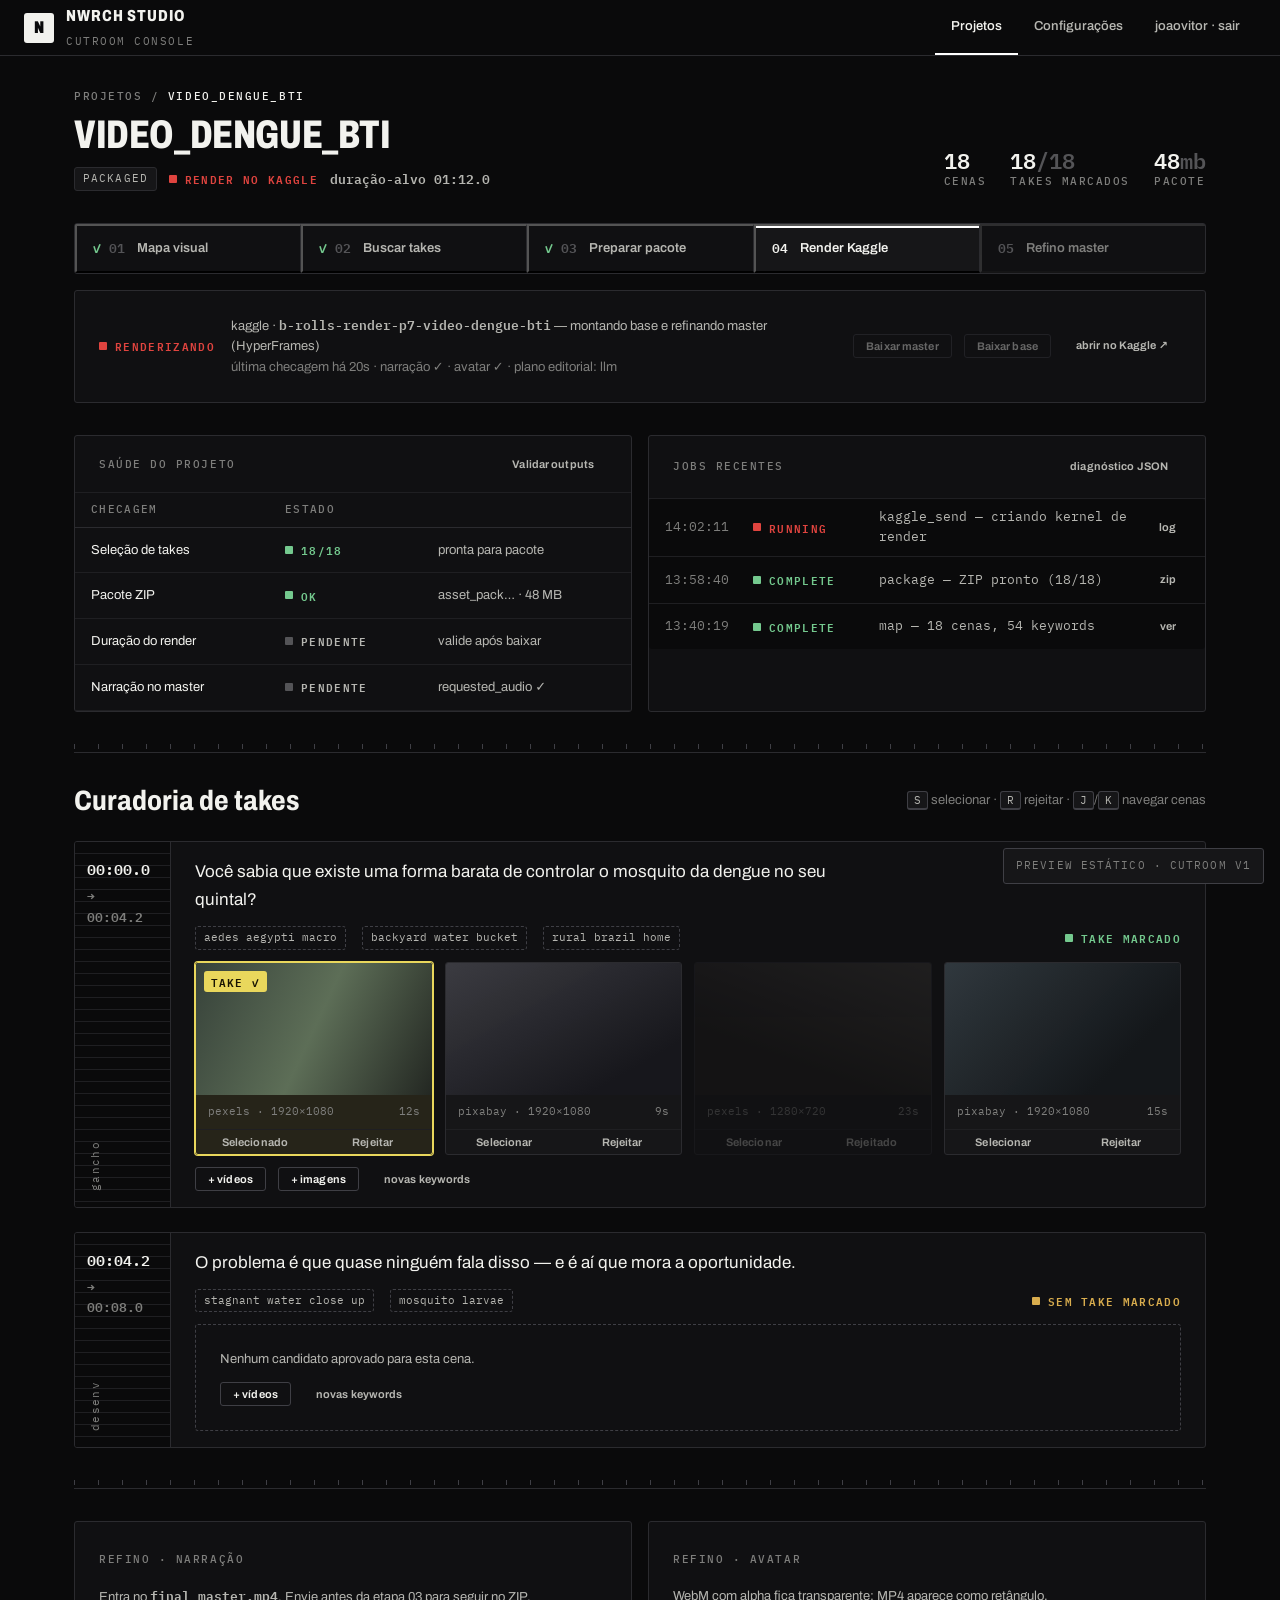
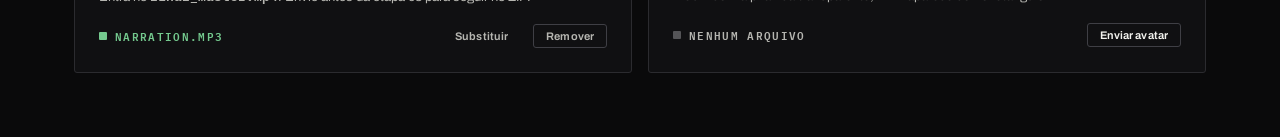
<file: design/preview-project.html>
<!doctype html>
<html lang="pt-BR">
<head>
<meta charset="utf-8">
<meta name="viewport" content="width=device-width, initial-scale=1">
<title>video_dengue_bti — NWRCH Studio (preview CUTROOM)</title>
<link rel="stylesheet" href="nwrch.css">
<style>
  /* composicao especifica desta tela */
  .console-head { display: flex; align-items: flex-end; justify-content: space-between; gap: var(--sp-5); flex-wrap: wrap; }
  .console-stats { display: flex; gap: var(--sp-5); }
  .stat { display: grid; gap: 2px; }
  .stat strong { font-family: var(--font-mono); font-size: var(--fs-h3); font-weight: 600; line-height: 1; }
  .render-bar { display: grid; grid-template-columns: auto 1fr auto; align-items: center; gap: var(--sp-4); }
  .scene-block { display: grid; gap: var(--sp-3); }
  .preview-note {
    position: fixed; right: var(--sp-4); bottom: var(--sp-4);
    padding: var(--sp-2) var(--sp-3);
    background: var(--ink-2); border: 1px solid var(--line-2); border-radius: var(--radius);
    font-family: var(--font-mono); font-size: var(--fs-micro); letter-spacing: 0.1em;
    text-transform: uppercase; color: var(--paper-2);
  }
  @media (max-width: 760px) { .render-bar { grid-template-columns: 1fr; } }
</style>
</head>
<body>

<header class="topbar">
  <a class="brand" href="#">
    <span class="brand-mark">N</span>
    <span>
      <span class="brand-name">NWRCH Studio</span><br>
      <span class="brand-sub">Cutroom Console</span>
    </span>
  </a>
  <nav class="topnav">
    <a href="#" aria-current="page">Projetos</a>
    <a href="#">Configurações</a>
    <a href="#">joaovitor · sair</a>
  </nav>
</header>

<main class="container stack-6">

  <!-- Cabecalho do projeto -->
  <section class="console-head">
    <div>
      <p class="tag">Projetos / <span style="color: var(--paper-0)">video_dengue_bti</span></p>
      <h1 class="t-display" style="margin-top: var(--sp-2);">video_dengue_bti</h1>
      <div class="row" style="margin-top: var(--sp-3);">
        <span class="badge">packaged</span>
        <span class="tally tally-rec">render no kaggle</span>
        <span class="tc t-faint">duração-alvo 01:12.0</span>
      </div>
    </div>
    <div class="console-stats">
      <div class="stat"><strong>18</strong><span class="tag">cenas</span></div>
      <div class="stat"><strong>18<span style="color: var(--paper-3)">/18</span></strong><span class="tag">takes marcados</span></div>
      <div class="stat"><strong>48<span style="color: var(--paper-3)">mb</span></strong><span class="tag">pacote</span></div>
    </div>
  </section>

  <!-- Pipeline -->
  <section class="stack-4">
    <div class="pipeline">
      <button class="step is-done"><span class="step-idx">01</span><span class="step-name">Mapa visual</span></button>
      <button class="step is-done"><span class="step-idx">02</span><span class="step-name">Buscar takes</span></button>
      <button class="step is-done"><span class="step-idx">03</span><span class="step-name">Preparar pacote</span></button>
      <button class="step is-active"><span class="step-idx">04</span><span class="step-name">Render Kaggle</span></button>
      <button class="step" disabled><span class="step-idx">05</span><span class="step-name">Refino master</span></button>
    </div>

    <!-- Barra de render: estado vivo + saidas -->
    <div class="panel panel-pad render-bar">
      <span class="tally tally-rec">renderizando</span>
      <div>
        <p class="t-small t-muted">kaggle · <span class="tc">b-rolls-render-p7-video-dengue-bti</span> — montando base e refinando master (HyperFrames)</p>
        <p class="t-small t-faint">última checagem há 20s · narração ✓ · avatar ✓ · plano editorial: llm</p>
      </div>
      <div class="row">
        <button class="btn btn-secondary btn-sm" disabled>Baixar master</button>
        <button class="btn btn-secondary btn-sm" disabled>Baixar base</button>
        <a class="btn btn-ghost btn-sm" href="#">abrir no Kaggle ↗</a>
      </div>
    </div>
  </section>

  <!-- Operacao: saude + jobs -->
  <section class="grid-2">
    <div class="panel">
      <div class="panel-head">
        <span class="tag">Saúde do projeto</span>
        <button class="btn btn-ghost btn-sm">Validar outputs</button>
      </div>
      <table class="dtable">
        <tr><th>Checagem</th><th>Estado</th><th></th></tr>
        <tr><td>Seleção de takes</td><td><span class="tally tally-ok">18/18</span></td><td class="t-faint t-small">pronta para pacote</td></tr>
        <tr><td>Pacote ZIP</td><td><span class="tally tally-ok">ok</span></td><td class="t-faint t-small">asset_pack… · 48 MB</td></tr>
        <tr><td>Duração do render</td><td><span class="tally">pendente</span></td><td class="t-faint t-small">valide após baixar</td></tr>
        <tr><td>Narração no master</td><td><span class="tally">pendente</span></td><td class="t-faint t-small">requested_audio ✓</td></tr>
      </table>
    </div>
    <div class="panel">
      <div class="panel-head">
        <span class="tag">Jobs recentes</span>
        <a class="btn btn-ghost btn-sm" href="#">diagnóstico JSON</a>
      </div>
      <div class="joblog" style="border: 0;">
        <div class="joblog-row"><span class="t-faint">14:02:11</span><span class="tally tally-rec">running</span><span>kaggle_send — criando kernel de render</span><a class="btn btn-ghost btn-sm" href="#">log</a></div>
        <div class="joblog-row"><span class="t-faint">13:58:40</span><span class="tally tally-ok">complete</span><span>package — ZIP pronto (18/18)</span><a class="btn btn-ghost btn-sm" href="#">zip</a></div>
        <div class="joblog-row"><span class="t-faint">13:40:19</span><span class="tally tally-ok">complete</span><span>map — 18 cenas, 54 keywords</span><a class="btn btn-ghost btn-sm" href="#">ver</a></div>
      </div>
    </div>
  </section>

  <hr class="rule">

  <!-- Curadoria -->
  <section class="stack-5">
    <div class="row-between">
      <h2 class="t-h1">Curadoria de takes</h2>
      <div class="row">
        <span class="t-small t-faint"><kbd>S</kbd> selecionar · <kbd>R</kbd> rejeitar · <kbd>J</kbd>/<kbd>K</kbd> navegar cenas</span>
      </div>
    </div>

    <!-- Cena 1: completa -->
    <div class="scene-block">
      <div class="scene">
        <div class="scene-rail">
          <span class="tc">00:00.0</span>
          <span class="tc tc-end">→ 00:04.2</span>
          <span class="scene-zone">gancho</span>
        </div>
        <div class="scene-body">
          <p class="scene-narration">Você sabia que existe uma forma barata de controlar o mosquito da dengue no seu quintal?</p>
          <div class="scene-meta">
            <span class="kw">aedes aegypti macro</span>
            <span class="kw">backyard water bucket</span>
            <span class="kw">rural brazil home</span>
            <span style="margin-left:auto" class="tally tally-ok">take marcado</span>
          </div>
          <div class="takes">
            <article class="take is-selected">
              <div class="take-thumb" style="background: linear-gradient(115deg, #37423a 0%, #5d6e57 50%, #232722 100%);"></div>
              <div class="take-meta"><span>pexels · 1920×1080</span><span>12s</span></div>
              <div class="take-actions">
                <button class="btn btn-ghost btn-sm">Selecionado</button>
                <button class="btn btn-ghost btn-sm">Rejeitar</button>
              </div>
            </article>
            <article class="take">
              <div class="take-thumb" style="background: linear-gradient(150deg, #3c3c44 0%, #191920 80%);"></div>
              <div class="take-meta"><span>pixabay · 1920×1080</span><span>9s</span></div>
              <div class="take-actions">
                <button class="btn btn-ghost btn-sm">Selecionar</button>
                <button class="btn btn-ghost btn-sm">Rejeitar</button>
              </div>
            </article>
            <article class="take is-rejected">
              <div class="take-thumb" style="background: linear-gradient(200deg, #45413b 0%, #1f1d1a 70%);"></div>
              <div class="take-meta"><span>pexels · 1280×720</span><span>23s</span></div>
              <div class="take-actions">
                <button class="btn btn-ghost btn-sm">Selecionar</button>
                <button class="btn btn-ghost btn-sm">Rejeitado</button>
              </div>
            </article>
            <article class="take">
              <div class="take-thumb" style="background: linear-gradient(135deg, #2f3a42 0%, #15191d 75%);"></div>
              <div class="take-meta"><span>pixabay · 1920×1080</span><span>15s</span></div>
              <div class="take-actions">
                <button class="btn btn-ghost btn-sm">Selecionar</button>
                <button class="btn btn-ghost btn-sm">Rejeitar</button>
              </div>
            </article>
          </div>
          <div class="row">
            <button class="btn btn-secondary btn-sm">+ vídeos</button>
            <button class="btn btn-secondary btn-sm">+ imagens</button>
            <button class="btn btn-ghost btn-sm">novas keywords</button>
          </div>
        </div>
      </div>
    </div>

    <!-- Cena 2: pendente -->
    <div class="scene-block">
      <div class="scene">
        <div class="scene-rail">
          <span class="tc">00:04.2</span>
          <span class="tc tc-end">→ 00:08.0</span>
          <span class="scene-zone">desenv</span>
        </div>
        <div class="scene-body">
          <p class="scene-narration">O problema é que quase ninguém fala disso — e é aí que mora a oportunidade.</p>
          <div class="scene-meta">
            <span class="kw">stagnant water close up</span>
            <span class="kw">mosquito larvae</span>
            <span style="margin-left:auto" class="tally tally-warn">sem take marcado</span>
          </div>
          <div class="empty" style="padding: var(--sp-5);">
            <p class="t-small">Nenhum candidato aprovado para esta cena.</p>
            <div class="row">
              <button class="btn btn-secondary btn-sm">+ vídeos</button>
              <button class="btn btn-ghost btn-sm">novas keywords</button>
            </div>
          </div>
        </div>
      </div>
    </div>
  </section>

  <hr class="rule">

  <!-- Refinamento -->
  <section class="grid-2">
    <div class="panel panel-pad stack-4">
      <span class="tag">Refino · narração</span>
      <p class="t-small t-muted">Entra no <span class="tc">final_master.mp4</span>. Envie antes da etapa 03 para seguir no ZIP.</p>
      <div class="row">
        <span class="tally tally-ok">narration.mp3</span>
        <button class="btn btn-ghost btn-sm" style="margin-left:auto">Substituir</button>
        <button class="btn btn-danger btn-sm">Remover</button>
      </div>
    </div>
    <div class="panel panel-pad stack-4">
      <span class="tag">Refino · avatar</span>
      <p class="t-small t-muted">WebM com alpha fica transparente; MP4 aparece como retângulo.</p>
      <div class="row">
        <span class="tally">nenhum arquivo</span>
        <button class="btn btn-secondary btn-sm" style="margin-left:auto">Enviar avatar</button>
      </div>
    </div>
  </section>

</main>

<div class="preview-note">preview estático · cutroom v1</div>
</body>
</html>
</file>
<file: design/nwrch.css>
/* ==========================================================================
   NWRCH CUTROOM — Design System v1
   --------------------------------------------------------------------------
   Conceito: sala de corte. Preto, branco-papel e cinzas fazem 100% da
   interface. Cor existe em exatamente dois papeis:

     1. --marker (amarelo lapis de cera): SOMENTE para o take selecionado
        e realces de selecao. E a marca do editor no copiao. Nunca em
        botoes, nunca em fundos, nunca em texto corrido.
     2. Tally lights (--ok / --warn / --err / --rec): pontos de status de
        8px e textos de estado. Nada alem disso.

   Tudo o mais e tipografia, espaco e linha de 1px.
   ========================================================================== */

@import url('https://fonts.googleapis.com/css2?family=Archivo:wdth,wght@62..125,400..900&family=IBM+Plex+Mono:wght@400;500;600&display=swap');

:root {
  /* ---- Tinta (fundos, do mais fundo ao mais raso) ------------------- */
  --ink-0: #0a0a0b;   /* pagina */
  --ink-1: #101012;   /* painel */
  --ink-2: #161618;   /* painel elevado / hover */
  --ink-3: #1d1d20;   /* campo / inset */

  /* ---- Linhas ------------------------------------------------------- */
  --line-0: #1f1f22;  /* hairline sutil */
  --line-1: #2b2b2f;  /* borda padrao */
  --line-2: #3f3f45;  /* borda interativa / hover */
  --line-3: #6a6a72;  /* borda em foco-proximo */

  /* ---- Papel (texto, do mais forte ao mais fraco) ------------------- */
  --paper-0: #f2f2ee; /* texto principal — branco-papel, nunca #fff puro em massa */
  --paper-1: #b6b6b1; /* secundario */
  --paper-2: #7e7e7c; /* legenda / meta */
  --paper-3: #545457; /* desabilitado */
  --white:   #ffffff; /* APENAS acao primaria e foco */

  /* ---- Marcador (a unica cor nao-semantica do sistema) -------------- */
  --marker: #e9d75c;          /* lapis de cera amarelo */
  --marker-ink: #181402;      /* texto sobre o marcador */
  --marker-dim: rgba(233, 215, 92, 0.10);

  /* ---- Tally lights (somente status) -------------------------------- */
  --ok:   #74c98e;
  --warn: #d9ad4e;
  --err:  #de5b62;
  --rec:  #e0443f;            /* render ao vivo */

  /* ---- Tipografia ---------------------------------------------------- */
  --font-sans: "Archivo", "Segoe UI", system-ui, -apple-system, sans-serif;
  --font-mono: "IBM Plex Mono", "Cascadia Mono", Consolas, monospace;

  --fs-micro: 0.6875rem;  /* 11 — labels mono uppercase */
  --fs-small: 0.8125rem;  /* 13 — meta, ajuda */
  --fs-body:  0.9375rem;  /* 15 — corpo */
  --fs-lead:  1.0625rem;  /* 17 — narracao, paragrafo de destaque */
  --fs-h3:    1.375rem;   /* 22 */
  --fs-h2:    1.75rem;    /* 28 */
  --fs-h1:    2.5rem;     /* 40 — display condensado */

  /* ---- Espaco (base 4) ----------------------------------------------- */
  --sp-1: 4px;  --sp-2: 8px;  --sp-3: 12px; --sp-4: 16px;
  --sp-5: 24px; --sp-6: 32px; --sp-7: 48px; --sp-8: 64px;

  /* ---- Forma e movimento --------------------------------------------- */
  --radius: 3px;            /* canto duro; este sistema nao arredonda */
  --speed: 130ms;
  --ease: cubic-bezier(0.2, 0, 0, 1);
}

/* ==========================================================================
   Base
   ========================================================================== */
* { box-sizing: border-box; margin: 0; padding: 0; }

html { background: var(--ink-0); }

body {
  min-height: 100vh;
  background: var(--ink-0);
  color: var(--paper-0);
  font-family: var(--font-sans);
  font-size: var(--fs-body);
  line-height: 1.6;
  -webkit-font-smoothing: antialiased;
}

::selection { background: var(--marker); color: var(--marker-ink); }

:focus-visible {
  outline: 2px solid var(--white);
  outline-offset: 2px;
}

@media (prefers-reduced-motion: reduce) {
  *, *::before, *::after { animation: none !important; transition: none !important; }
}

/* ==========================================================================
   Tipografia
   ========================================================================== */
.t-display {
  font-size: var(--fs-h1);
  font-weight: 800;
  font-stretch: 72%;            /* Archivo condensado: voz do display */
  line-height: 1.04;
  letter-spacing: -0.01em;
  text-transform: uppercase;
}

h1, .t-h1 { font-size: var(--fs-h2); font-weight: 750; font-stretch: 84%; line-height: 1.15; }
h2, .t-h2 { font-size: var(--fs-h3); font-weight: 700; font-stretch: 88%; line-height: 1.2; }
h3, .t-h3 { font-size: var(--fs-lead); font-weight: 650; line-height: 1.3; }

.t-lead  { font-size: var(--fs-lead); color: var(--paper-0); }
.t-muted { color: var(--paper-1); }
.t-faint { color: var(--paper-2); }
small, .t-small { font-size: var(--fs-small); }

/* Label tecnico: mono, caps, espacado. A "voz de maquina" do sistema. */
.tag {
  font-family: var(--font-mono);
  font-size: var(--fs-micro);
  font-weight: 500;
  letter-spacing: 0.14em;
  text-transform: uppercase;
  color: var(--paper-2);
}

/* Timecode: dado temporal sempre em mono com peso. */
.tc {
  font-family: var(--font-mono);
  font-size: var(--fs-small);
  font-weight: 600;
  color: var(--paper-1);
  font-variant-numeric: tabular-nums;
}

kbd {
  font-family: var(--font-mono);
  font-size: var(--fs-micro);
  padding: 1px 6px;
  border: 1px solid var(--line-2);
  border-bottom-width: 2px;
  border-radius: var(--radius);
  color: var(--paper-1);
  background: var(--ink-2);
}

/* ==========================================================================
   Regua — separador com tracos de timeline (assinatura visual)
   ========================================================================== */
.rule {
  height: 9px;
  border: 0;
  background-image:
    linear-gradient(var(--line-1), var(--line-1)),
    repeating-linear-gradient(90deg, var(--line-2) 0 1px, transparent 1px 24px);
  background-size: 100% 1px, 100% 5px;
  background-position: 0 100%, 0 0;
  background-repeat: no-repeat;
}

/* ==========================================================================
   Topbar
   ========================================================================== */
.topbar {
  display: flex;
  align-items: stretch;
  gap: var(--sp-5);
  border-bottom: 1px solid var(--line-1);
  background: var(--ink-0);
  padding: 0 var(--sp-5);
  height: 56px;
}

.brand {
  display: flex;
  align-items: center;
  gap: var(--sp-3);
  text-decoration: none;
  color: var(--paper-0);
}

/* Bloco da marca: claquete monocromatica */
.brand-mark {
  width: 30px;
  height: 30px;
  display: grid;
  place-items: center;
  background: var(--paper-0);
  color: var(--ink-0);
  font-family: var(--font-sans);
  font-stretch: 72%;
  font-weight: 900;
  font-size: 17px;
  border-radius: var(--radius);
}

.brand-name {
  font-stretch: 78%;
  font-weight: 800;
  font-size: 1rem;
  letter-spacing: 0.06em;
  text-transform: uppercase;
}

.brand-sub {
  font-family: var(--font-mono);
  font-size: var(--fs-micro);
  letter-spacing: 0.14em;
  text-transform: uppercase;
  color: var(--paper-2);
}

.topnav { margin-left: auto; display: flex; align-items: stretch; }

.topnav a {
  display: flex;
  align-items: center;
  padding: 0 var(--sp-4);
  color: var(--paper-1);
  text-decoration: none;
  font-size: var(--fs-small);
  font-weight: 550;
  border-bottom: 2px solid transparent;
  transition: color var(--speed) var(--ease);
}

.topnav a:hover { color: var(--paper-0); }
.topnav a[aria-current="page"] { color: var(--paper-0); border-bottom-color: var(--white); }

/* ==========================================================================
   Botoes — hierarquia por contraste, nunca por cor
   ========================================================================== */
.btn {
  display: inline-flex;
  align-items: center;
  gap: var(--sp-2);
  padding: 9px 18px;
  font-family: var(--font-sans);
  font-size: var(--fs-small);
  font-weight: 650;
  letter-spacing: 0.01em;
  border-radius: var(--radius);
  border: 1px solid transparent;
  cursor: pointer;
  text-decoration: none;
  transition: background var(--speed) var(--ease),
              border-color var(--speed) var(--ease),
              color var(--speed) var(--ease);
}

.btn .idx {
  font-family: var(--font-mono);
  font-size: var(--fs-micro);
  font-weight: 600;
  opacity: 0.55;
}

/* Primario: o unico elemento branco-cheio da tela. Um por vista. */
.btn-primary { background: var(--white); color: var(--ink-0); }
.btn-primary:hover { background: var(--paper-0); }
.btn-primary:active { transform: translateY(1px); }

/* Secundario: contorno */
.btn-secondary { background: transparent; color: var(--paper-0); border-color: var(--line-2); }
.btn-secondary:hover { border-color: var(--line-3); background: var(--ink-2); }

/* Ghost: so texto, para acoes de baixa importancia */
.btn-ghost { background: transparent; color: var(--paper-1); padding: 9px 10px; }
.btn-ghost:hover { color: var(--paper-0); background: var(--ink-2); }

/* Perigo: contorno; o vermelho so aparece no hover, como confirmacao */
.btn-danger { background: transparent; color: var(--paper-1); border-color: var(--line-2); }
.btn-danger:hover { color: var(--err); border-color: var(--err); }

.btn:disabled, .btn[aria-disabled="true"] {
  cursor: not-allowed;
  opacity: 0.38;
}

.btn-sm { padding: 5px 12px; font-size: var(--fs-micro); }

/* ==========================================================================
   Campos de formulario
   ========================================================================== */
.field { display: grid; gap: var(--sp-2); }

.field > .tag { color: var(--paper-1); }

.input, textarea.input, select.input {
  width: 100%;
  padding: 10px 12px;
  background: var(--ink-3);
  border: 1px solid var(--line-1);
  border-radius: var(--radius);
  color: var(--paper-0);
  font-family: var(--font-sans);
  font-size: var(--fs-body);
  transition: border-color var(--speed) var(--ease);
}

.input::placeholder { color: var(--paper-3); }
.input:hover { border-color: var(--line-2); }
.input:focus { border-color: var(--line-3); outline: none; }
.input:focus-visible { outline: 2px solid var(--white); outline-offset: 1px; }

textarea.input { resize: vertical; min-height: 120px; line-height: 1.65; }

/* Roteiro/transcricao: timestamps pedem mono */
.input-script { font-family: var(--font-mono); font-size: var(--fs-small); }

.field-hint { font-size: var(--fs-small); color: var(--paper-2); }
.field-error { font-size: var(--fs-small); color: var(--err); }
.input[aria-invalid="true"] { border-color: var(--err); }

/* ==========================================================================
   Tally — status como luz de painel
   ========================================================================== */
.tally {
  display: inline-flex;
  align-items: center;
  gap: var(--sp-2);
  font-family: var(--font-mono);
  font-size: var(--fs-micro);
  font-weight: 600;
  letter-spacing: 0.12em;
  text-transform: uppercase;
  color: var(--paper-1);
}

.tally::before {
  content: "";
  width: 8px;
  height: 8px;
  border-radius: 1px;          /* quadrado: LED de mesa de corte, nao bolinha */
  background: var(--paper-3);
  flex: none;
}

.tally-ok::before   { background: var(--ok); }
.tally-ok           { color: var(--ok); }
.tally-warn::before { background: var(--warn); }
.tally-warn         { color: var(--warn); }
.tally-err::before  { background: var(--err); }
.tally-err          { color: var(--err); }

.tally-rec          { color: var(--rec); }
.tally-rec::before  { background: var(--rec); animation: tally-blink 1.1s steps(2, start) infinite; }

@keyframes tally-blink { 50% { opacity: 0.25; } }

/* Badge neutro para estados de pipeline (mapped, packaged...) */
.badge {
  display: inline-block;
  padding: 2px 8px;
  font-family: var(--font-mono);
  font-size: var(--fs-micro);
  letter-spacing: 0.1em;
  text-transform: uppercase;
  color: var(--paper-1);
  border: 1px solid var(--line-1);
  border-radius: var(--radius);
  background: var(--ink-2);
}

/* ==========================================================================
   Pipeline — os 5 passos como rail persistente
   ========================================================================== */
.pipeline {
  display: flex;
  border: 1px solid var(--line-1);
  border-radius: var(--radius);
  background: var(--ink-1);
  overflow: hidden;
}

.step {
  flex: 1;
  display: flex;
  align-items: center;
  gap: var(--sp-3);
  padding: var(--sp-3) var(--sp-4);
  border-right: 1px solid var(--line-1);
  color: var(--paper-2);
  background: transparent;
  font: inherit;
  text-align: left;
  cursor: pointer;
}

.step:last-child { border-right: 0; }
.step:hover:not(:disabled) { background: var(--ink-2); }
.step:disabled { cursor: not-allowed; }

.step-idx {
  font-family: var(--font-mono);
  font-size: var(--fs-small);
  font-weight: 600;
  color: var(--paper-3);
}

.step-name { font-size: var(--fs-small); font-weight: 600; }

/* feito: numero vira check, texto sobe um tom */
.step.is-done .step-idx::before { content: "✓ "; color: var(--ok); }
.step.is-done { color: var(--paper-1); }

/* ativo: o passo atual e o unico com texto em branco-papel pleno e barra superior */
.step.is-active {
  color: var(--paper-0);
  box-shadow: inset 0 2px 0 var(--white);
  background: var(--ink-2);
}
.step.is-active .step-idx { color: var(--paper-0); }

/* ==========================================================================
   Cartoes e superficies
   ========================================================================== */
.panel {
  background: var(--ink-1);
  border: 1px solid var(--line-1);
  border-radius: var(--radius);
}

.panel-pad { padding: var(--sp-5); }

.panel-head {
  display: flex;
  align-items: baseline;
  justify-content: space-between;
  gap: var(--sp-4);
  padding: var(--sp-4) var(--sp-5);
  border-bottom: 1px solid var(--line-0);
}

/* ==========================================================================
   Cena — bloco de timeline com rail de timecode
   ========================================================================== */
.scene {
  display: grid;
  grid-template-columns: 96px 1fr;
  border: 1px solid var(--line-1);
  border-radius: var(--radius);
  background: var(--ink-1);
  overflow: hidden;
}

/* rail esquerdo: o tempo mora aqui, sempre no mesmo lugar */
.scene-rail {
  border-right: 1px solid var(--line-1);
  background: var(--ink-0);
  padding: var(--sp-4) var(--sp-3);
  display: flex;
  flex-direction: column;
  gap: var(--sp-1);
  background-image: repeating-linear-gradient(
    180deg, transparent 0 11px, var(--line-0) 11px 12px
  );
}

.scene-rail .tc { color: var(--paper-0); font-size: var(--fs-body); }
.scene-rail .tc-end { color: var(--paper-2); font-size: var(--fs-small); }
.scene-rail .scene-zone {
  margin-top: auto;
  font-family: var(--font-mono);
  font-size: var(--fs-micro);
  letter-spacing: 0.12em;
  color: var(--paper-2);
  writing-mode: vertical-rl;
  transform: rotate(180deg);
  align-self: start;
}

.scene-body { padding: var(--sp-4) var(--sp-5); display: grid; gap: var(--sp-3); }

.scene-narration { font-size: var(--fs-lead); line-height: 1.65; max-width: 68ch; }

.scene-meta {
  display: flex;
  flex-wrap: wrap;
  gap: var(--sp-2) var(--sp-4);
  font-size: var(--fs-small);
  color: var(--paper-2);
}

.kw {
  font-family: var(--font-mono);
  font-size: var(--fs-micro);
  padding: 2px 8px;
  border: 1px dashed var(--line-2);
  border-radius: var(--radius);
  color: var(--paper-1);
}

/* ==========================================================================
   Take (asset) — grid de candidatos
   ========================================================================== */
.takes {
  display: grid;
  grid-template-columns: repeat(auto-fill, minmax(200px, 1fr));
  gap: var(--sp-3);
}

.take {
  position: relative;
  border: 1px solid var(--line-1);
  border-radius: var(--radius);
  background: var(--ink-2);
  overflow: hidden;
  transition: border-color var(--speed) var(--ease);
}

.take:hover { border-color: var(--line-3); }

.take-thumb {
  aspect-ratio: 16 / 9;
  background: var(--ink-3);
  display: block;
  width: 100%;
  object-fit: cover;
  filter: grayscale(28%) contrast(1.02);   /* thumbs levemente dessaturados: a cor volta no take escolhido */
  transition: filter var(--speed) var(--ease);
}

.take:hover .take-thumb, .take.is-selected .take-thumb { filter: none; }

.take-meta {
  display: flex;
  justify-content: space-between;
  gap: var(--sp-2);
  padding: var(--sp-2) var(--sp-3);
  font-family: var(--font-mono);
  font-size: var(--fs-micro);
  color: var(--paper-2);
}

.take-actions {
  display: flex;
  border-top: 1px solid var(--line-0);
}

.take-actions .btn { flex: 1; border-radius: 0; justify-content: center; }

/* O MARCADOR: unico lugar do sistema onde o amarelo aparece.       */
/* Moldura de lapis de cera + etiqueta "TAKE" no canto.             */
.take.is-selected {
  border-color: var(--marker);
  box-shadow: 0 0 0 1px var(--marker);
  background: var(--marker-dim);
}

.take.is-selected::after {
  content: "TAKE ✓";
  position: absolute;
  top: var(--sp-2);
  left: var(--sp-2);
  padding: 2px 7px;
  background: var(--marker);
  color: var(--marker-ink);
  font-family: var(--font-mono);
  font-size: var(--fs-micro);
  font-weight: 600;
  letter-spacing: 0.1em;
  border-radius: var(--radius);
}

.take.is-rejected { opacity: 0.32; }
.take.is-rejected:hover { opacity: 0.7; }

/* ==========================================================================
   Log / jobs — linhas de console
   ========================================================================== */
.joblog {
  font-family: var(--font-mono);
  font-size: var(--fs-small);
  border: 1px solid var(--line-1);
  border-radius: var(--radius);
  background: var(--ink-0);
}

.joblog-row {
  display: grid;
  grid-template-columns: 72px 110px 1fr auto;
  gap: var(--sp-4);
  align-items: center;
  padding: var(--sp-2) var(--sp-4);
  border-bottom: 1px solid var(--line-0);
  color: var(--paper-1);
}

.joblog-row:last-child { border-bottom: 0; }
.joblog-row .t-faint { font-variant-numeric: tabular-nums; }

/* ==========================================================================
   Alertas e toasts
   ========================================================================== */
.note {
  display: flex;
  gap: var(--sp-3);
  padding: var(--sp-3) var(--sp-4);
  border: 1px solid var(--line-1);
  border-left-width: 3px;
  border-radius: var(--radius);
  background: var(--ink-1);
  font-size: var(--fs-small);
  color: var(--paper-1);
}

.note-ok   { border-left-color: var(--ok); }
.note-warn { border-left-color: var(--warn); }
.note-err  { border-left-color: var(--err); }

/* ==========================================================================
   Tabela de diagnostico
   ========================================================================== */
.dtable { width: 100%; border-collapse: collapse; font-size: var(--fs-small); }

.dtable th {
  text-align: left;
  font-family: var(--font-mono);
  font-size: var(--fs-micro);
  font-weight: 500;
  letter-spacing: 0.12em;
  text-transform: uppercase;
  color: var(--paper-2);
  padding: var(--sp-2) var(--sp-4);
  border-bottom: 1px solid var(--line-1);
}

.dtable td {
  padding: var(--sp-3) var(--sp-4);
  border-bottom: 1px solid var(--line-0);
  color: var(--paper-1);
}

.dtable td:first-child { color: var(--paper-0); }

/* ==========================================================================
   Estado vazio
   ========================================================================== */
.empty {
  display: grid;
  justify-items: start;
  gap: var(--sp-3);
  padding: var(--sp-7) var(--sp-6);
  border: 1px dashed var(--line-2);
  border-radius: var(--radius);
  color: var(--paper-1);
}

/* ==========================================================================
   Layout utilitario
   ========================================================================== */
.container { max-width: 1180px; margin: 0 auto; padding: var(--sp-6) var(--sp-5) var(--sp-8); }
.stack-2 > * + * { margin-top: var(--sp-2); }
.stack-4 > * + * { margin-top: var(--sp-4); }
.stack-5 > * + * { margin-top: var(--sp-5); }
.stack-6 > * + * { margin-top: var(--sp-6); }
.row { display: flex; align-items: center; gap: var(--sp-3); }
.row-between { display: flex; align-items: center; justify-content: space-between; gap: var(--sp-4); }
.grid-2 { display: grid; grid-template-columns: 1fr 1fr; gap: var(--sp-4); }

@media (max-width: 760px) {
  .grid-2 { grid-template-columns: 1fr; }
  .scene { grid-template-columns: 64px 1fr; }
  .pipeline { flex-direction: column; }
  .step { border-right: 0; border-bottom: 1px solid var(--line-1); }
}
</file>
